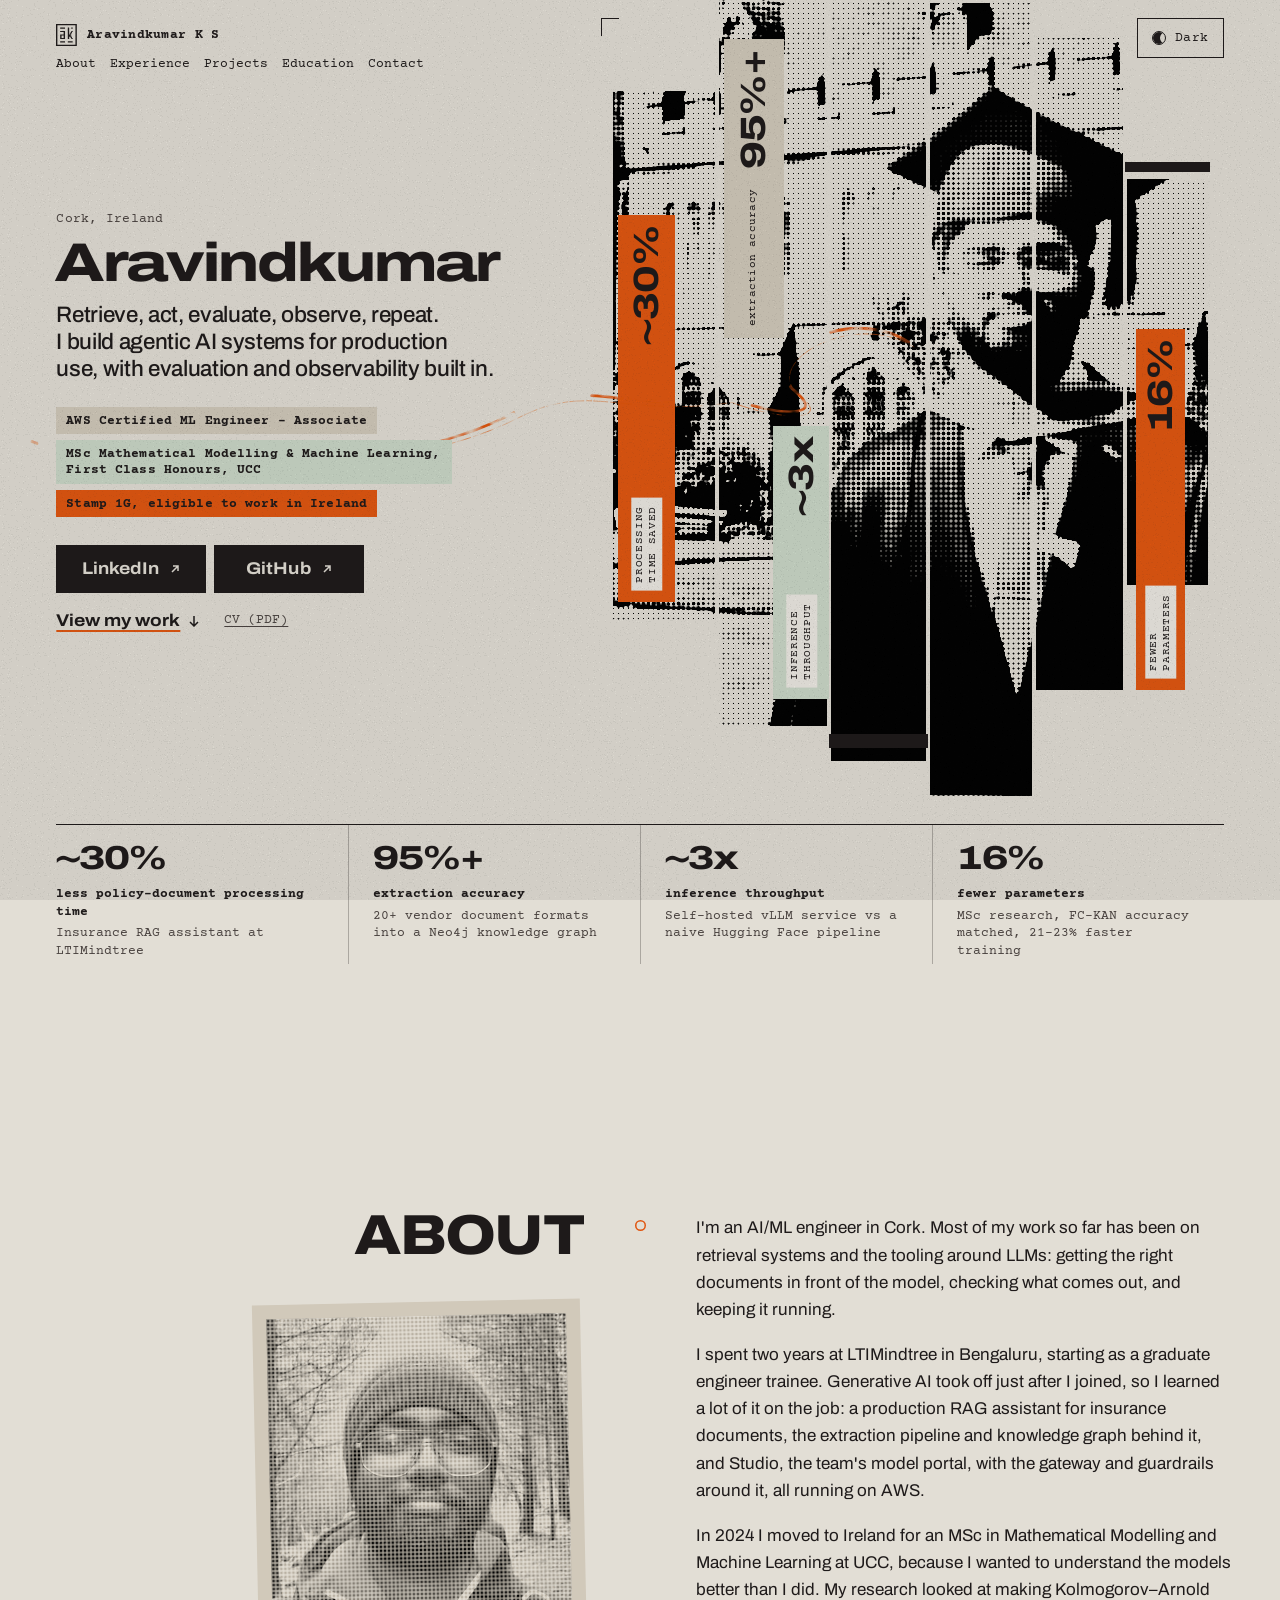
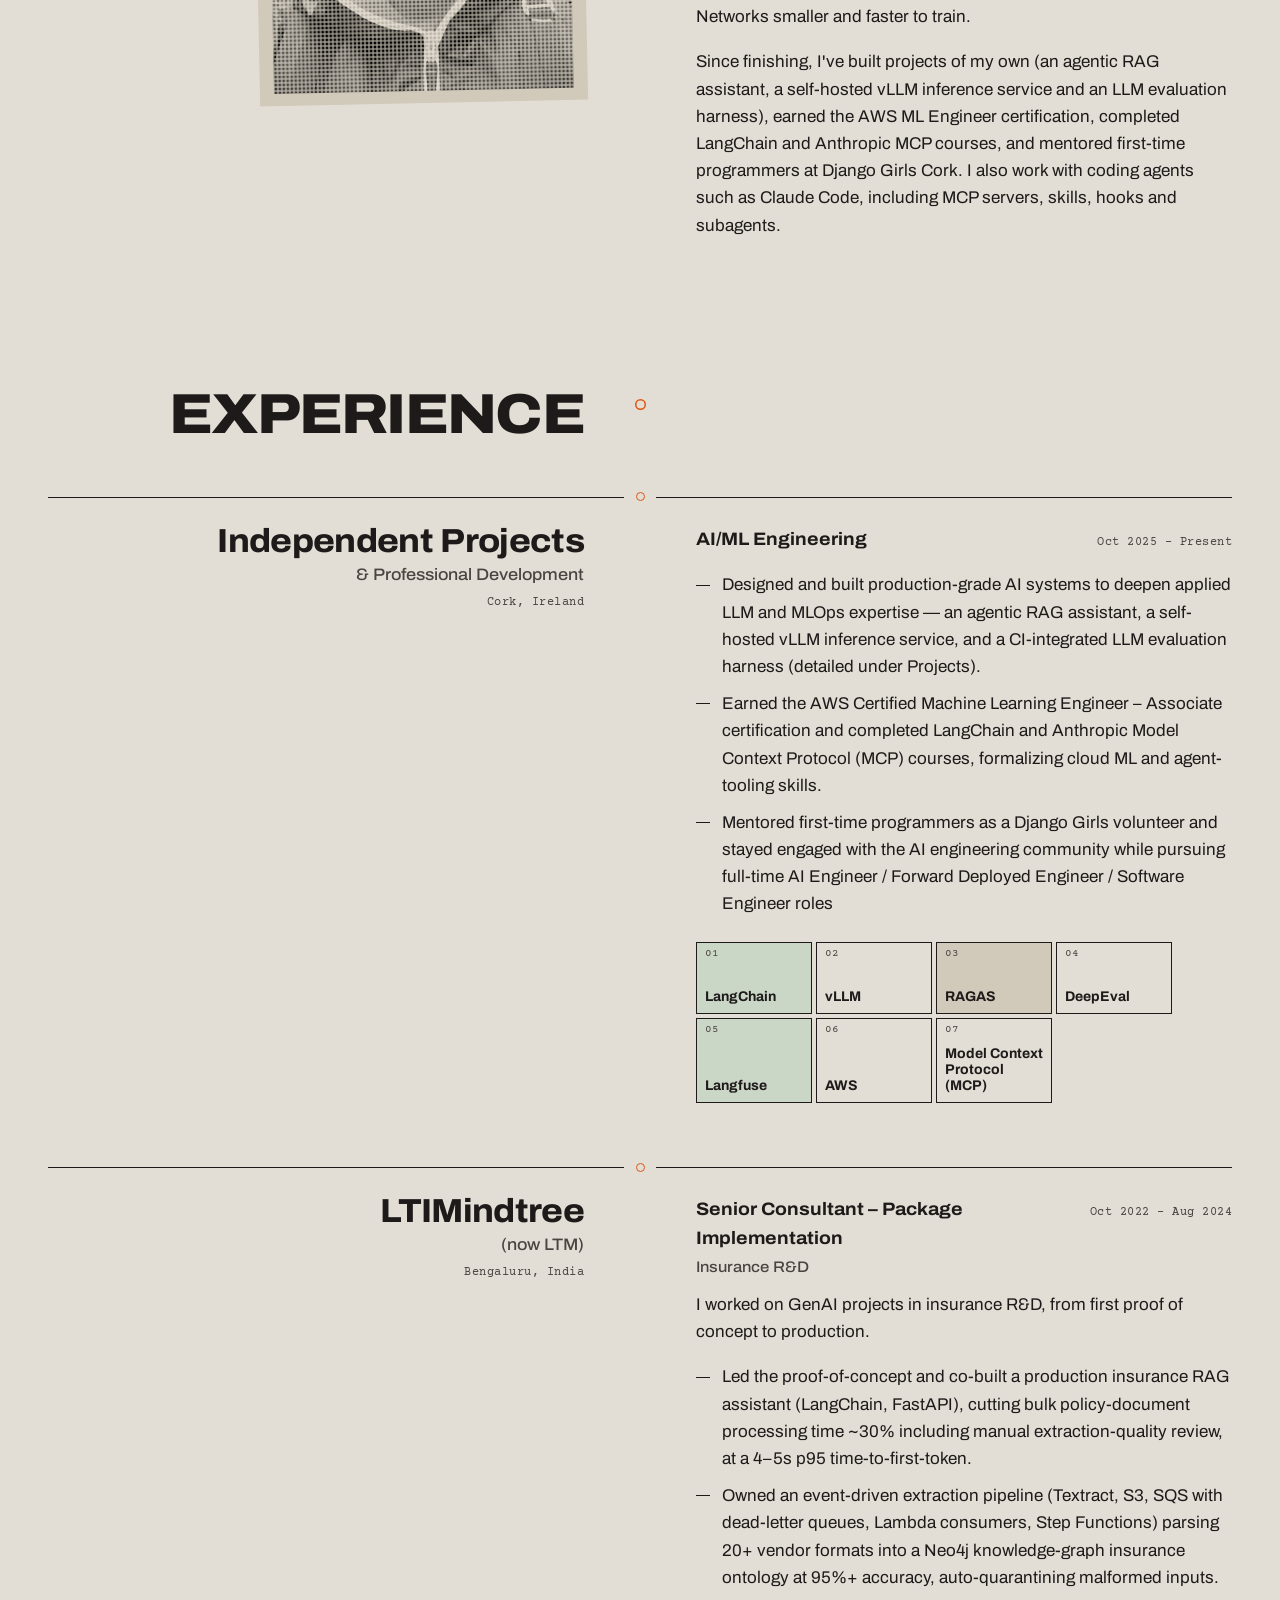
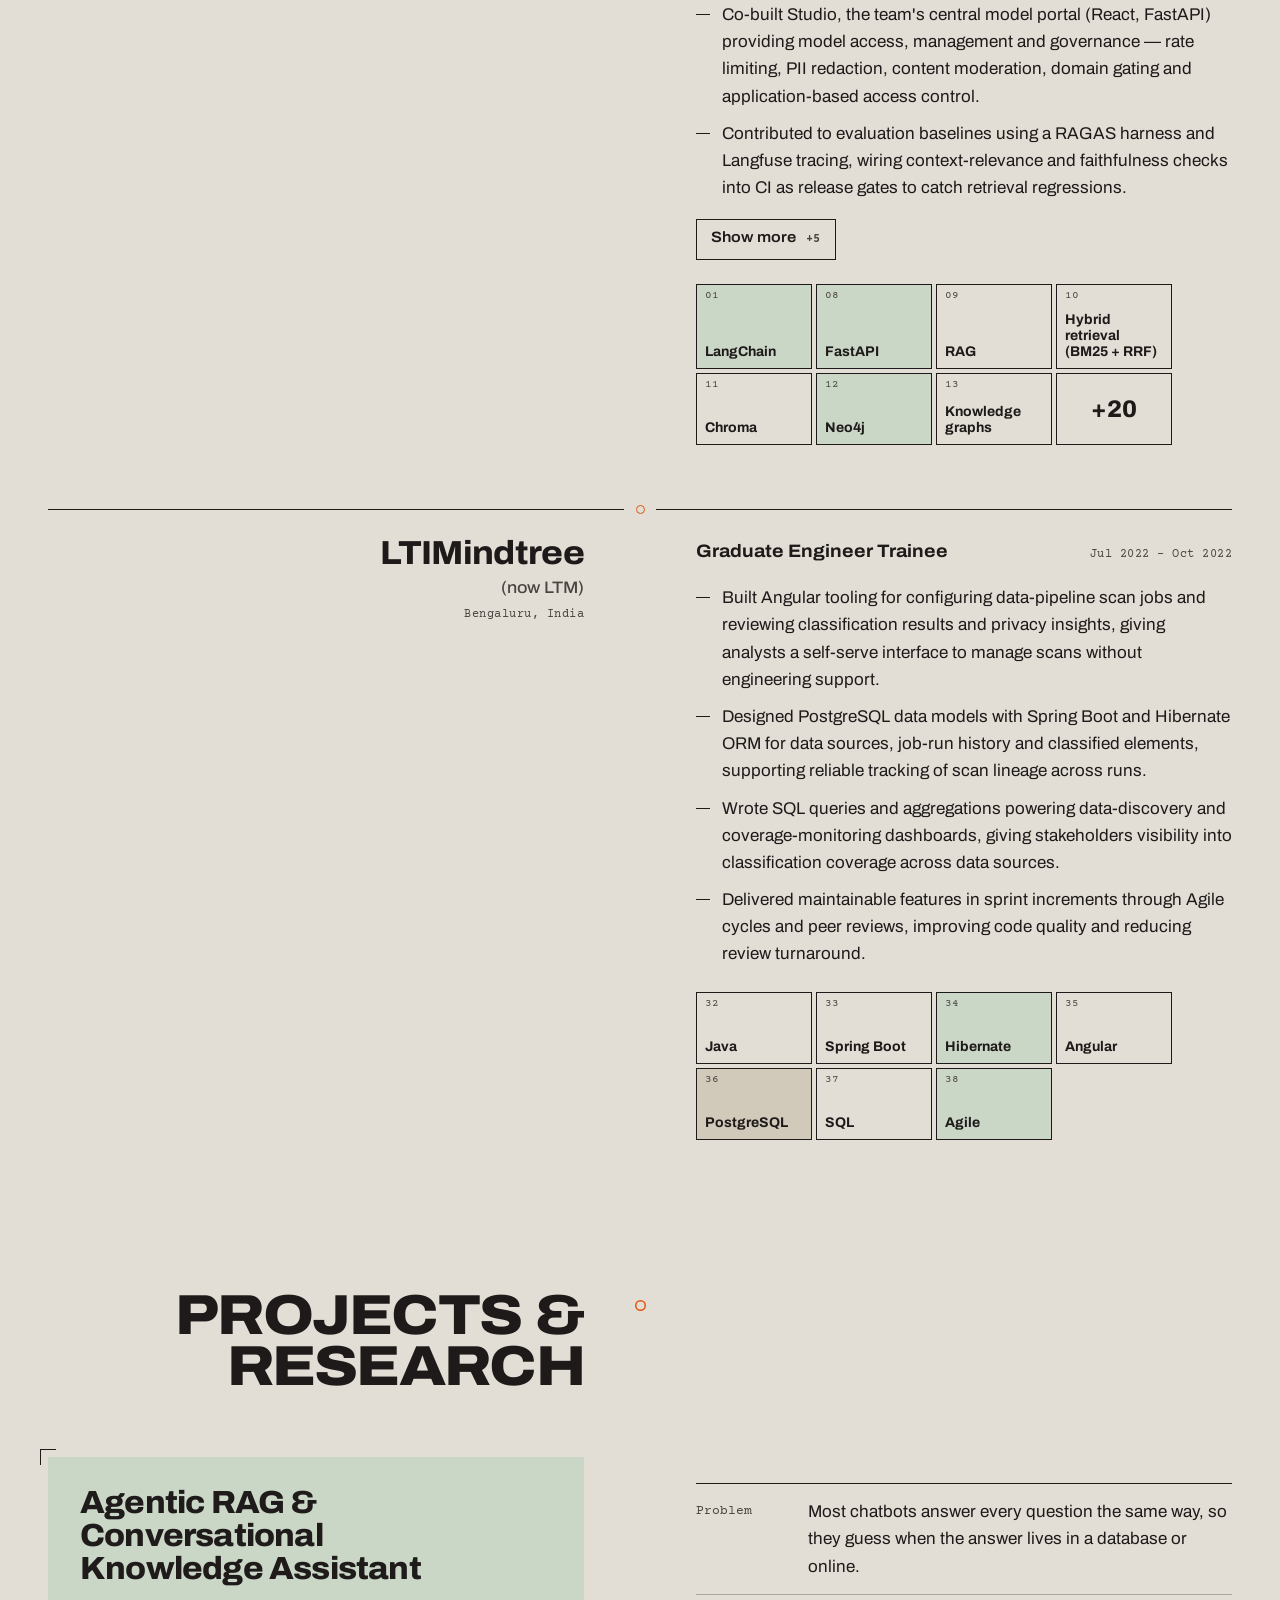
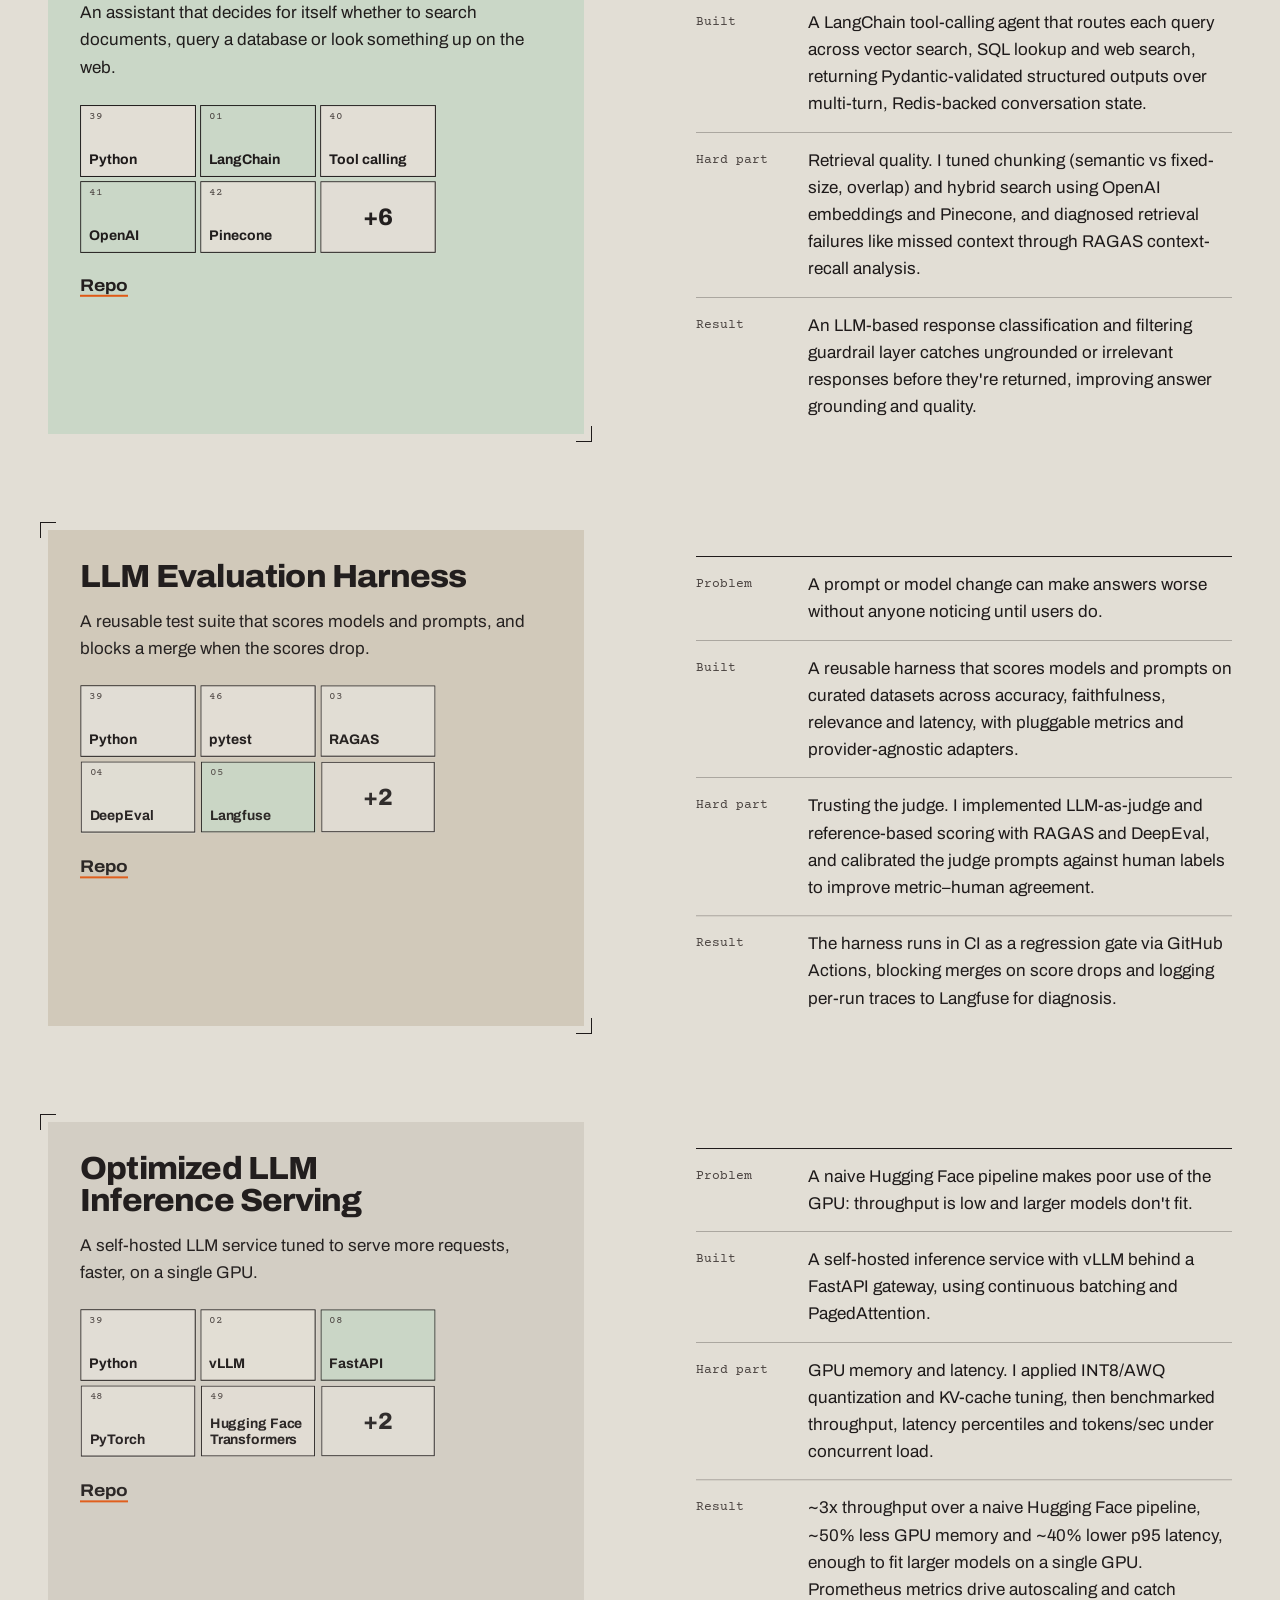
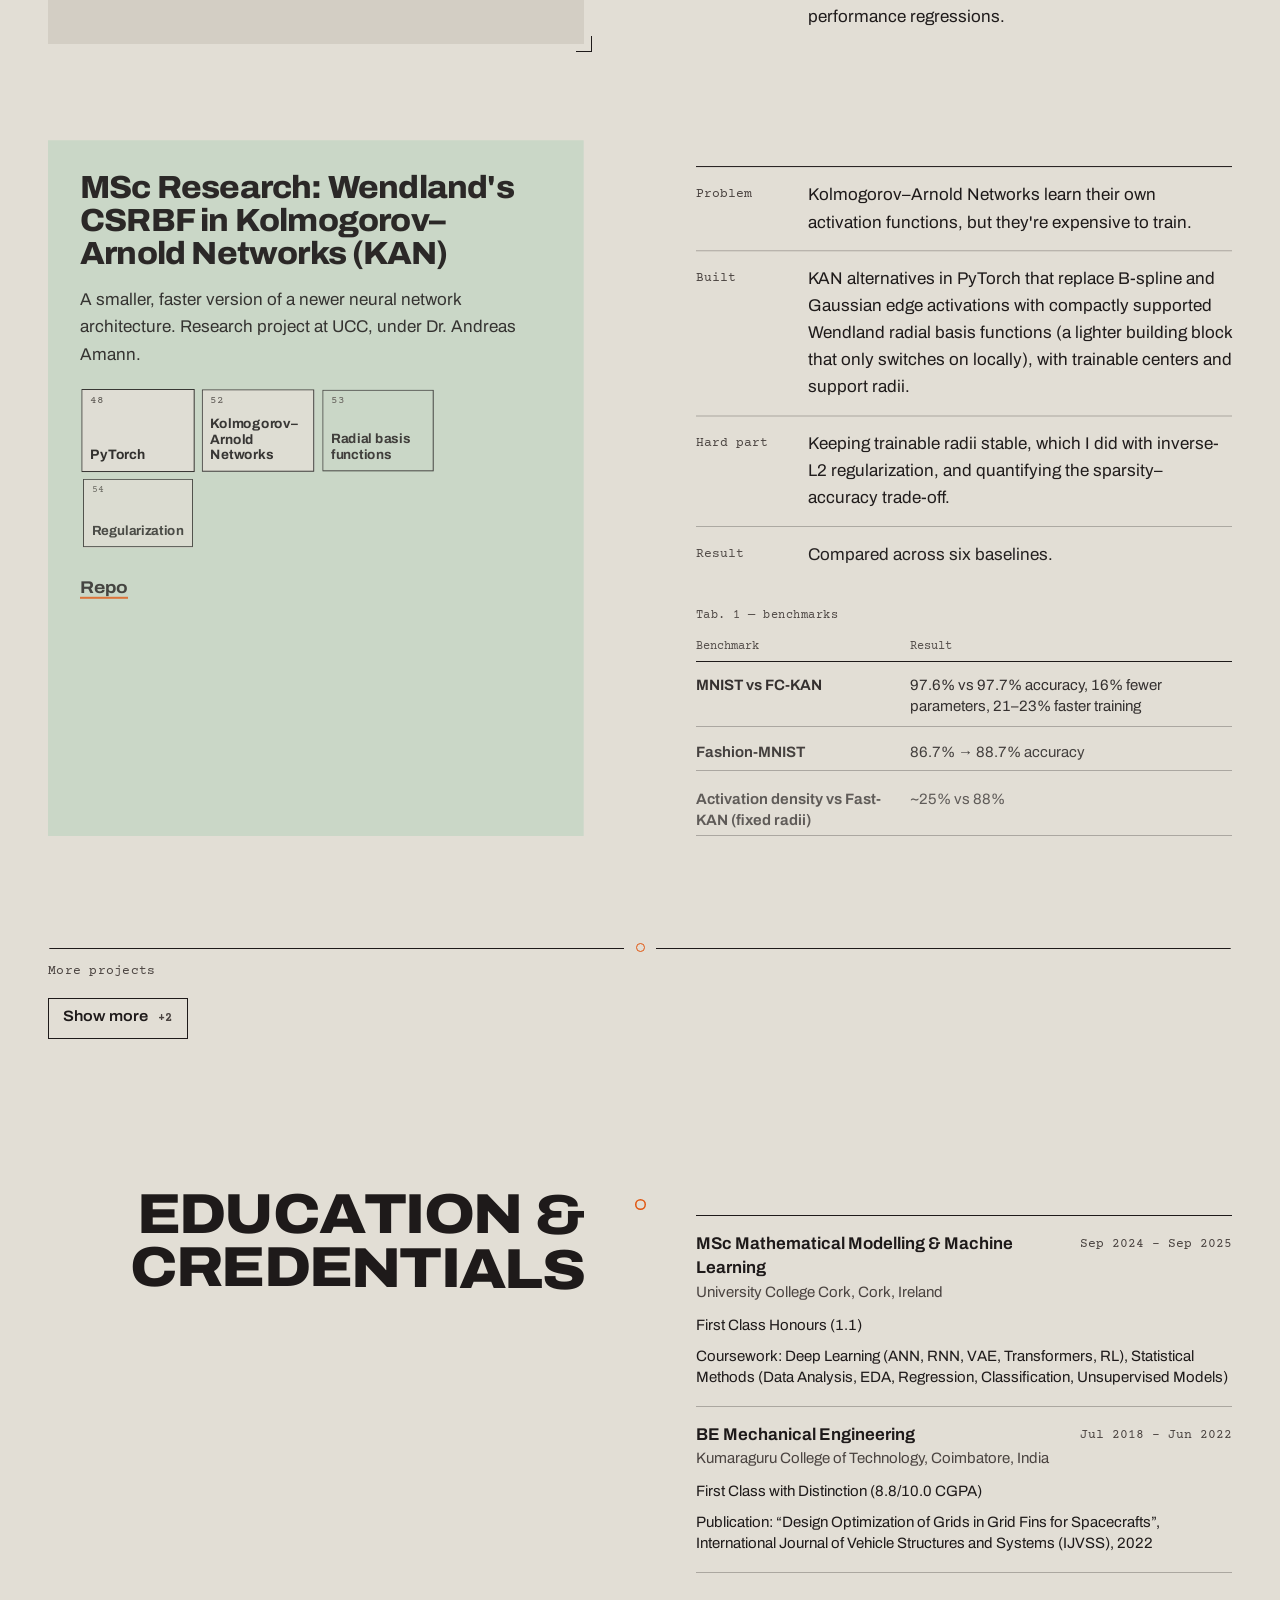
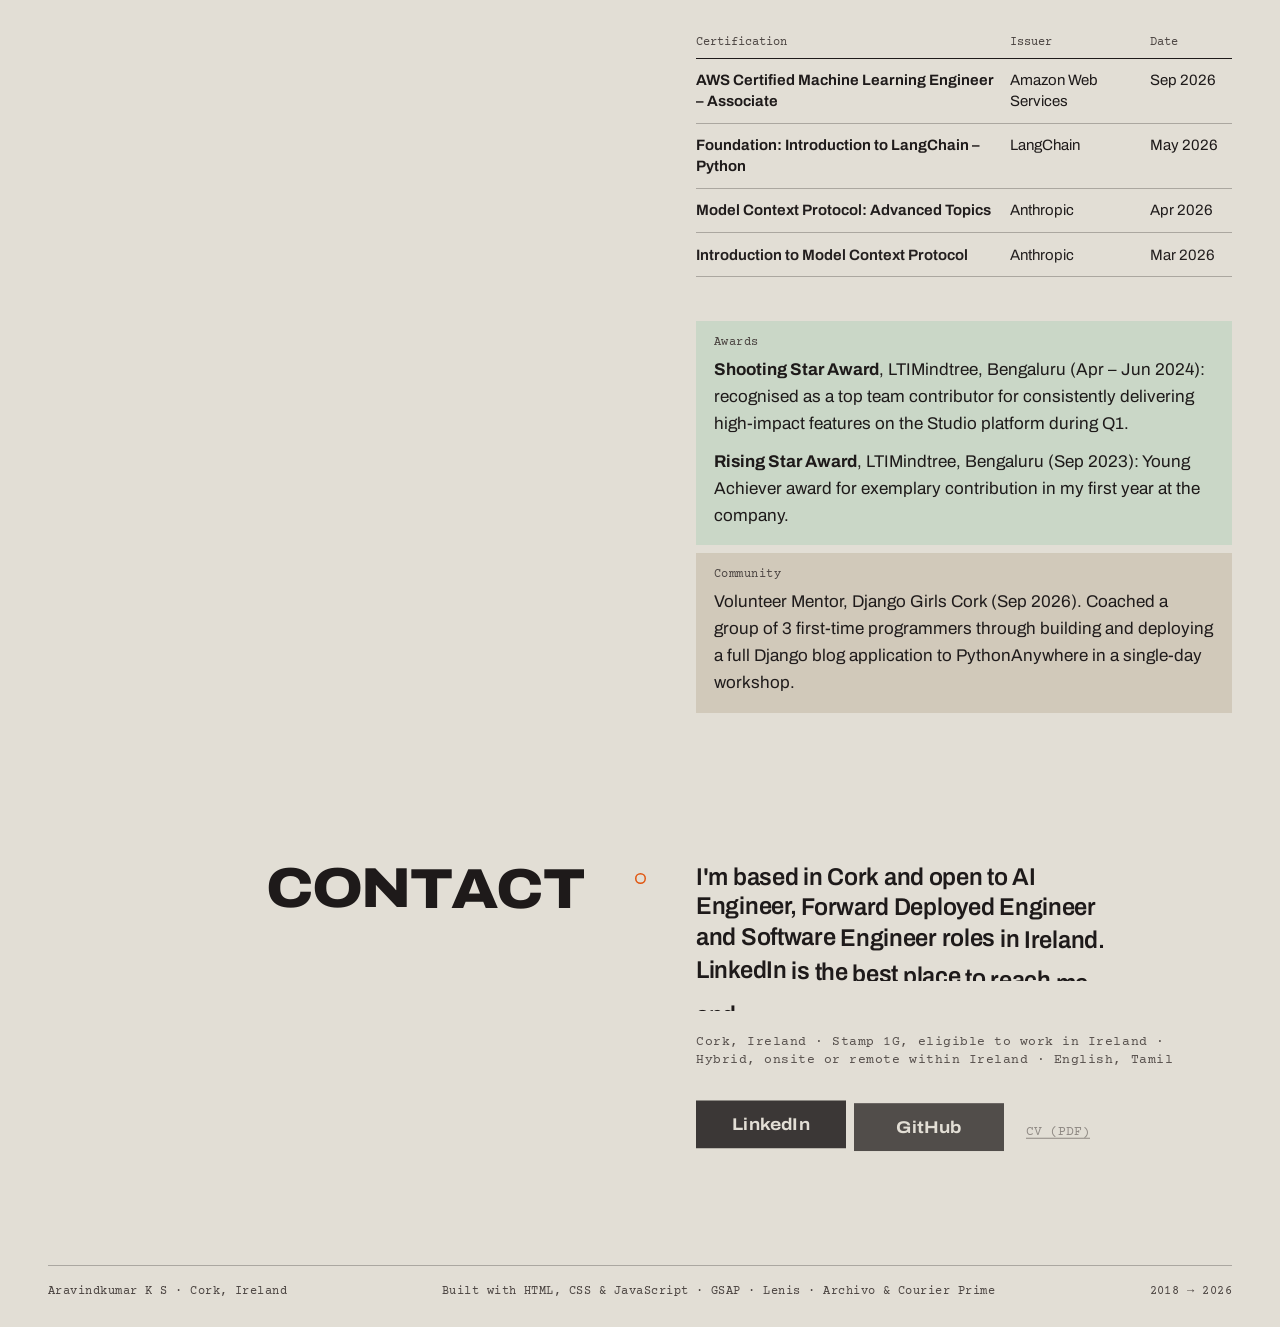
<file: index.html>
<!doctype html>
<html lang="en-IE">
<head>
<meta charset="utf-8">
<meta name="viewport" content="width=device-width, initial-scale=1">
<title>Aravindkumar K S — AI/ML &amp; Software Engineer, Cork</title>
<meta name="description" content="AI/ML &amp; Software Engineer in Cork. Two years building production RAG and LLM systems on AWS at LTIMindtree, then an MSc in Mathematical Modelling and Machine Learning at UCC.">
<meta name="color-scheme" content="light dark">
<meta name="theme-color" content="#E2DED5">
<link rel="canonical" href="https://akornero.github.io/">
<link rel="icon" href="favicon.ico" sizes="48x48">
<link rel="icon" href="favicon.svg" type="image/svg+xml">
<link rel="apple-touch-icon" href="apple-touch-icon.png">
<meta property="og:type" content="profile">
<meta property="og:site_name" content="Aravindkumar K S">
<meta property="og:locale" content="en_IE">
<meta property="og:url" content="https://akornero.github.io/">
<meta property="og:title" content="Aravindkumar K S — AI/ML &amp; Software Engineer, Cork">
<meta property="og:description" content="AI engineer. Retrieval, LLM tooling, and the evaluation that keeps them honest. Stamp 1G, eligible to work in Ireland.">
<meta property="og:image" content="https://akornero.github.io/images/og.jpg">
<meta property="og:image:width" content="1200">
<meta property="og:image:height" content="630">
<meta property="og:image:alt" content="Aravind's portfolio: a halftone portrait cut into strips beside the headline and links">
<meta property="profile:first_name" content="Aravindkumar">
<meta property="profile:last_name" content="K S">
<meta name="twitter:card" content="summary_large_image">
<script type="application/ld+json">
{
  "@context": "https://schema.org",
  "@type": "ProfilePage",
  "url": "https://akornero.github.io/",
  "dateModified": "2026-11-07",
  "mainEntity": {
    "@type": "Person",
    "@id": "https://akornero.github.io/#person",
    "name": "Aravindkumar K S",
    "alternateName": "Aravind",
    "jobTitle": "AI/ML & Software Engineer",
    "description": "AI/ML and software engineer in Cork, Ireland. Two years building production RAG and LLM systems on AWS at LTIMindtree, then an MSc in Mathematical Modelling and Machine Learning (First Class Honours) at University College Cork.",
    "url": "https://akornero.github.io/",
    "image": "https://akornero.github.io/images/aravind.jpg",
    "address": { "@type": "PostalAddress", "addressLocality": "Cork", "addressCountry": "IE" },
    "alumniOf": [
      { "@type": "CollegeOrUniversity", "name": "University College Cork" },
      { "@type": "CollegeOrUniversity", "name": "Kumaraguru College of Technology" }
    ],
    "hasCredential": {
      "@type": "EducationalOccupationalCredential",
      "name": "AWS Certified Machine Learning Engineer – Associate",
      "credentialCategory": "certification",
      "recognizedBy": { "@type": "Organization", "name": "Amazon Web Services" }
    },
    "knowsAbout": ["Retrieval-augmented generation (RAG)", "LLM evaluation", "LLM inference serving", "Knowledge graphs", "AWS", "LangChain", "vLLM", "RAGAS", "Model Context Protocol (MCP)", "Kolmogorov–Arnold Networks"],
    "knowsLanguage": ["English", "Tamil"],
    "sameAs": ["https://linkedin.com/in/aravindkumar-ks/", "https://github.com/AkorNero"]
  }
}
</script>
<script>
(function () {
  var d = document.documentElement;
  d.classList.add('js');
  var s = null;
  try { s = localStorage.getItem('theme'); } catch (e) {}
  if (s !== 'light' && s !== 'dark') s = matchMedia('(prefers-color-scheme: dark)').matches ? 'dark' : 'light';
  d.setAttribute('data-theme', s);
  // The loader covers the first paint until script.js counts the page in; never longer than 8s.
  d.classList.add('loading');
  setTimeout(function () { d.classList.remove('loading'); }, 8000);
  // Hide the headline until motion.js reveals it; never for longer than 3s.
  if (!matchMedia('(prefers-reduced-motion: reduce)').matches) {
    d.classList.add('motion-pending');
    setTimeout(function () { d.classList.remove('motion-pending'); }, 3000);
  }
})();
</script>
<link rel="preload" href="fonts/archivo-latin.woff2" as="font" type="font/woff2" crossorigin>
<link rel="preload" href="fonts/courier-prime-700-latin.woff2" as="font" type="font/woff2" crossorigin>
<link rel="preload" href="fonts/courier-prime-400-latin.woff2" as="font" type="font/woff2" crossorigin>
<link rel="stylesheet" href="style.css">
</head>
<body>
<a class="skip" href="#top">Skip to content</a>
<div class="grain" aria-hidden="true"></div>
<div class="loader" aria-hidden="true">
<pre class="ld-art"><span class="ld-row">##############################</span>
<span class="ld-row">##                          ##</span>
<span class="ld-row">##                          ##</span>
<span class="ld-row">##    #######    ##   ##    ##</span>
<span class="ld-row">##               ##         ##</span>
<span class="ld-row">##               ##         ##</span>
<span class="ld-row">##    #######    ##   ##    ##</span>
<span class="ld-row">##         ##    ##  ##     ##</span>
<span class="ld-row">##         ##    ## ##      ##</span>
<span class="ld-row">##    #######    ####       ##</span>
<span class="ld-row">##    ##   ##    #####      ##</span>
<span class="ld-row">##    ##   ##    ##  ##     ##</span>
<span class="ld-row">##    #######    ##   ##    ##</span>
<span class="ld-row">##                          ##</span>
<span class="ld-row">##                          ##</span>
<span class="ld-row">##    #######    #######    ##</span>
<span class="ld-row">##                          ##</span>
<span class="ld-row">##                          ##</span>
<span class="ld-row">##############################</span></pre>
  <p class="ld-who">Aravindkumar K S<br>Portfolio · Cork</p>
  <p class="ld-n"><span class="ld-num">0</span>%</p>
  <div class="ld-bar"><span></span></div>
</div>

<svg class="defs" aria-hidden="true" focusable="false" width="0" height="0">
  <filter id="pencil" x="-5%" y="-5%" width="110%" height="110%">
    <feTurbulence type="fractalNoise" baseFrequency="0.9" numOctaves="2" seed="7" result="n"/>
    <feColorMatrix in="n" type="matrix" values="0 0 0 0 0  0 0 0 0 0  0 0 0 0 0  0 0 0 -2.4 1.75" result="m"/>
    <feComposite in="SourceGraphic" in2="m" operator="in"/>
  </filter>
</svg>

<header class="masthead">
  <a class="mark" href="#top"><svg class="mono-mark" viewBox="0 0 90 95" aria-hidden="true" focusable="false"><path d="M0 0h90v5h-90zM0 5h6v5h-6zM84 5h6v5h-6zM0 10h6v5h-6zM84 10h6v5h-6zM0 15h6v5h-6zM18 15h21v5h-21zM51 15h6v5h-6zM66 15h6v5h-6zM84 15h6v5h-6zM0 20h6v5h-6zM51 20h6v5h-6zM84 20h6v5h-6zM0 25h6v5h-6zM51 25h6v5h-6zM84 25h6v5h-6zM0 30h6v5h-6zM18 30h21v5h-21zM51 30h6v5h-6zM66 30h6v5h-6zM84 30h6v5h-6zM0 35h6v5h-6zM33 35h6v5h-6zM51 35h6v5h-6zM63 35h6v5h-6zM84 35h6v5h-6zM0 40h6v5h-6zM33 40h6v5h-6zM51 40h6v5h-6zM60 40h6v5h-6zM84 40h6v5h-6zM0 45h6v5h-6zM18 45h21v5h-21zM51 45h12v5h-12zM84 45h6v5h-6zM0 50h6v5h-6zM18 50h6v5h-6zM33 50h6v5h-6zM51 50h15v5h-15zM84 50h6v5h-6zM0 55h6v5h-6zM18 55h6v5h-6zM33 55h6v5h-6zM51 55h6v5h-6zM63 55h6v5h-6zM84 55h6v5h-6zM0 60h6v5h-6zM18 60h21v5h-21zM51 60h6v5h-6zM66 60h6v5h-6zM84 60h6v5h-6zM0 65h6v5h-6zM84 65h6v5h-6zM0 70h6v5h-6zM84 70h6v5h-6zM0 75h6v5h-6zM18 75h21v5h-21zM51 75h21v5h-21zM84 75h6v5h-6zM0 80h6v5h-6zM84 80h6v5h-6zM0 85h6v5h-6zM84 85h6v5h-6zM0 90h90v5h-90z"/></svg><span>Aravindkumar K S</span></a>
  <nav aria-label="Sections">
    <a href="#about">About</a>
    <a href="#experience">Experience</a>
    <a href="#projects">Projects</a>
    <a href="#education">Education</a>
    <a href="#contact">Contact</a>
  </nav>
</header>
<button class="theme-toggle" type="button" aria-pressed="false" aria-label="Dark mode"><span class="tt-icon" aria-hidden="true"></span><span class="tt-text" aria-hidden="true">Dark</span></button>

<main id="top">

<section class="sp-hero" aria-labelledby="hero-name">

  <!-- Pl. I — portrait cut into vertical specimen strips. Every .cut is a clipped copy of the same photo. -->
  <div class="sp-plate" id="plate">
    <div class="sp-cut" style="--x:5%;  --w:15%; --t:20%; --b:20%; --dy:0%;  --rise:-14%"><div class="sp-ht"><picture><source type="image/avif" srcset="images/aravind-600.avif 600w, images/aravind-900.avif 900w, images/aravind-1200.avif 1200w" sizes="(max-width: 820px) 74vw, min(55vw, 1060px)"><source type="image/webp" srcset="images/aravind-600.webp 600w, images/aravind-900.webp 900w, images/aravind-1200.webp 1200w" sizes="(max-width: 820px) 74vw, min(55vw, 1060px)"><img fetchpriority="high" src="images/aravind.jpg" width="1200" height="1500" alt="" onload="this.closest('.sp-plate').classList.add('has-photo')" onerror="this.closest('.sp-plate').classList.add('no-photo')"></picture></div></div>
    <div class="sp-cut" style="--x:20%; --w:16%; --t:6%;  --b:8%;  --dy:0%; --rise:10%"><div class="sp-ht"><picture><source type="image/avif" srcset="images/aravind-600.avif 600w, images/aravind-900.avif 900w, images/aravind-1200.avif 1200w" sizes="(max-width: 820px) 74vw, min(55vw, 1060px)"><source type="image/webp" srcset="images/aravind-600.webp 600w, images/aravind-900.webp 900w, images/aravind-1200.webp 1200w" sizes="(max-width: 820px) 74vw, min(55vw, 1060px)"><img src="images/aravind.jpg" width="1200" height="1500" alt=""></picture></div></div>
    <div class="sp-cut" style="--x:36%; --w:14%; --t:0%;  --b:4%;  --dy:0%;    --rise:-20%"><div class="sp-ht"><picture><source type="image/avif" srcset="images/aravind-600.avif 600w, images/aravind-900.avif 900w, images/aravind-1200.avif 1200w" sizes="(max-width: 820px) 74vw, min(55vw, 1060px)"><source type="image/webp" srcset="images/aravind-600.webp 600w, images/aravind-900.webp 900w, images/aravind-1200.webp 1200w" sizes="(max-width: 820px) 74vw, min(55vw, 1060px)"><img src="images/aravind.jpg" width="1200" height="1500" alt="Portrait of Aravindkumar K S"></picture></div></div>
    <div class="sp-cut" style="--x:50%; --w:15%; --t:10%; --b:0%;  --dy:0%; --rise:16%"><div class="sp-ht"><picture><source type="image/avif" srcset="images/aravind-600.avif 600w, images/aravind-900.avif 900w, images/aravind-1200.avif 1200w" sizes="(max-width: 820px) 74vw, min(55vw, 1060px)"><source type="image/webp" srcset="images/aravind-600.webp 600w, images/aravind-900.webp 900w, images/aravind-1200.webp 1200w" sizes="(max-width: 820px) 74vw, min(55vw, 1060px)"><img src="images/aravind.jpg" width="1200" height="1500" alt=""></picture></div></div>
    <div class="sp-cut" style="--x:65%; --w:13%; --t:14%; --b:12%; --dy:0%;    --rise:-12%"><div class="sp-ht"><picture><source type="image/avif" srcset="images/aravind-600.avif 600w, images/aravind-900.avif 900w, images/aravind-1200.avif 1200w" sizes="(max-width: 820px) 74vw, min(55vw, 1060px)"><source type="image/webp" srcset="images/aravind-600.webp 600w, images/aravind-900.webp 900w, images/aravind-1200.webp 1200w" sizes="(max-width: 820px) 74vw, min(55vw, 1060px)"><img src="images/aravind.jpg" width="1200" height="1500" alt=""></picture></div></div>
    <div class="sp-cut" style="--x:78%; --w:12%; --t:30%; --b:24%; --dy:0%;    --rise:22%"><div class="sp-ht"><picture><source type="image/avif" srcset="images/aravind-600.avif 600w, images/aravind-900.avif 900w, images/aravind-1200.avif 1200w" sizes="(max-width: 820px) 74vw, min(55vw, 1060px)"><source type="image/webp" srcset="images/aravind-600.webp 600w, images/aravind-900.webp 900w, images/aravind-1200.webp 1200w" sizes="(max-width: 820px) 74vw, min(55vw, 1060px)"><img src="images/aravind.jpg" width="1200" height="1500" alt=""></picture></div></div>

    <!-- interleaved paper strips with readouts (numbers from the copy only) -->
    <div aria-hidden="true" class="sp-strip accent" style="--x:6%; --w:8%; --t:34%; --h:44%; --rise:30%">
      <span class="sp-read">~30%</span>
      <span class="sp-tag">processing<br>time saved</span>
    </div>
    <div aria-hidden="true" class="sp-strip kraft" style="--x:21%; --w:8.5%; --t:14%; --h:34%; --rise:-30%">
      <span class="sp-read">95%+</span>
      <span class="sp-tag bare">extraction accuracy</span>
    </div>
    <div aria-hidden="true" class="sp-strip accent" style="--x:79.5%; --w:7%; --t:47%; --h:41%; --rise:26%">
      <span class="sp-read">16%</span>
      <span class="sp-tag">fewer<br>parameters</span>
    </div>
    <div aria-hidden="true" class="sp-strip mint" style="--x:28%; --w:8%; --t:58%; --h:31%; --rise:40%">
      <span class="sp-read">~3x</span>
      <span class="sp-tag">inference<br>throughput</span>
    </div>
    <div aria-hidden="true" class="sp-strip ink"  style="--x:36%; --w:14%; --t:93%; --h:1.6%; --rise:0%"></div>
    <div aria-hidden="true" class="sp-strip ink"  style="--x:78%; --w:12%; --t:28%; --h:1.2%; --rise:0%"></div>
    <div aria-hidden="true" class="sp-strip paper" style="--x:72%; --w:6%; --t:4%; --h:5%; --rise:-40%"></div>

    <span class="sp-crop tl" aria-hidden="true"></span>
  </div>

  <svg class="sp-pencil" viewBox="0 0 100 100" preserveAspectRatio="none" aria-hidden="true" focusable="false">
    <g filter="url(#pencil)">
      <path class="sp-pencil-main" pathLength="1" d="M71 43 C 66 38, 59 45, 62 49 C 65 53, 60 52, 57 50 C 48 52, 46 47, 40 52 C 33 58, 20 60, 9 57.5 C 6 57, 4 56.5, 2.5 55.5"/>
      <path class="sp-pencil-ghost" d="M71.4 43.6 C 66.4 38.8, 59.4 45.8, 62.4 49.6 C 65.4 53.4, 60.4 52.6, 57.2 50.6 C 48.4 52.6, 46.2 47.8, 40.4 52.6 C 33.4 58.4, 20.2 60.4, 9.4 58"/>
    </g>
  </svg>

  <div class="sp-copy">
    <p class="sp-where">Cork, Ireland</p>
    <!-- the page heading is the full name; "Aravind" is what shows -->
    <h1 class="sp-name" id="hero-name" aria-label="Aravindkumar K S">Aravindkumar<span class="vh"> K S</span></h1>
    <p class="sp-lede" id="hero-title">Retrieve, act, evaluate, observe, repeat. I&nbsp;build agentic AI systems for production use, with evaluation and observability built in.</p>
    <ul class="sp-badges" aria-label="Credentials">
      <li class="b-kraft">AWS Certified ML Engineer – Associate</li>
      <li class="b-mint">MSc Mathematical Modelling &amp; Machine Learning, First Class Honours, UCC</li>
      <li class="b-rights">Stamp 1G, eligible to work in Ireland</li>
    </ul>
    <div class="sp-links">
      <div class="cta">
        <a class="btn btn--li" href="https://linkedin.com/in/aravindkumar-ks/" target="_blank" rel="noopener">LinkedIn<svg viewBox="0 0 12 12" aria-hidden="true"><path d="M3 9 9 3M4 3h5v5"/></svg></a>
        <a class="btn btn--gh" href="https://github.com/AkorNero" target="_blank" rel="noopener">GitHub<svg viewBox="0 0 12 12" aria-hidden="true"><path d="M3 9 9 3M4 3h5v5"/></svg></a>
      </div>
      <a class="view" href="#projects">View my work<svg viewBox="0 0 12 12" aria-hidden="true"><path d="M6 1v10M2 7l4 4 4-4"/></svg></a>
      <a class="cv" href="aravindkumar-ks-cv.pdf">CV (PDF)</a>
    </div>
  </div>

</section>

<section class="sp-numbers" aria-label="A few numbers from the work">
  <dl>
    <div><dt>~30%</dt><dd>less policy-document processing time<span>Insurance RAG assistant at LTIMindtree</span></dd></div>
    <div><dt>95%+</dt><dd>extraction accuracy<span>20+ vendor document formats into a Neo4j knowledge graph</span></dd></div>
    <div><dt>~3x</dt><dd>inference throughput<span>Self-hosted vLLM service vs a naive Hugging Face pipeline</span></dd></div>
    <div><dt>16%</dt><dd>fewer parameters<span>MSc research, FC-KAN accuracy matched, 21–23% faster training</span></dd></div>
  </dl>
</section>

<div class="page axis">
  <div class="spine" aria-hidden="true"></div>

    <section id="about" class="sec" aria-labelledby="about-h">
      <span class="node" aria-hidden="true"></span>
      <div class="side">
        <h2 id="about-h">About</h2>
        <figure class="print">
          <div class="photo">
            <picture><source type="image/avif" srcset="images/aravind-casual-400.avif 400w, images/aravind-casual-600.avif 600w, images/aravind-casual-900.avif 900w" sizes="(max-width: 375px) calc(100vw - 49px), 343px"><source type="image/webp" srcset="images/aravind-casual-400.webp 400w, images/aravind-casual-600.webp 600w, images/aravind-casual-900.webp 900w" sizes="(max-width: 375px) calc(100vw - 49px), 343px"><img src="images/aravind-casual.jpg" width="900" height="1125" alt="Portrait of Aravindkumar K S" loading="lazy" onerror="this.closest('.photo').classList.add('missing');this.remove()"></picture>
          </div>
        </figure>
      </div>
      <div class="body prose">
        <p>I'm an AI/ML engineer in Cork. Most of my work so far has been on retrieval systems and the tooling around LLMs: getting the right documents in front of the model, checking what comes out, and keeping it running.</p>
        <p>I spent two years at LTIMindtree in Bengaluru, starting as a graduate engineer trainee. Generative AI took off just after I joined, so I learned a lot of it on the job: a production RAG assistant for insurance documents, the extraction pipeline and knowledge graph behind it, and Studio, the team's model portal, with the gateway and guardrails around it, all running on AWS.</p>
        <p>In 2024 I moved to Ireland for an MSc in Mathematical Modelling and Machine Learning at UCC, because I wanted to understand the models better than I did. My research looked at making Kolmogorov–Arnold Networks smaller and faster to train.</p>
        <p>Since finishing, I've built projects of my own (an agentic RAG assistant, a self-hosted vLLM inference service and an LLM evaluation harness), earned the AWS ML Engineer certification, completed LangChain and Anthropic MCP courses, and mentored first-time programmers at Django Girls Cork. I also work with coding agents such as Claude Code, including MCP servers, skills, hooks and subagents.</p>
      </div>
    </section>

    <section id="experience" class="sec exp" aria-labelledby="exp-h">
      <span class="node" aria-hidden="true"></span>
      <div class="side"><h2 id="exp-h">Experience</h2></div>
      <div class="body"></div>

      <article class="role split">
        <span class="rnode" aria-hidden="true"></span>
        <div class="side">
          <h3 class="co">Independent Projects <span>&amp; Professional Development</span></h3>
          <p class="mono tag">Cork, Ireland</p>
        </div>
        <div class="body">
          <p class="role-h"><span class="r">AI/ML Engineering</span> <span class="mono d">Oct 2025 – Present</span></p>
          <ul class="bul">
            <li>Designed and built production-grade AI systems to deepen applied LLM and MLOps expertise — an agentic RAG assistant, a self-hosted vLLM inference service, and a CI-integrated LLM evaluation harness (detailed under Projects).</li>
            <li>Earned the AWS Certified Machine Learning Engineer – Associate certification and completed LangChain and Anthropic Model Context Protocol (MCP) courses, formalizing cloud ML and agent-tooling skills.</li>
            <li>Mentored first-time programmers as a Django Girls volunteer and stayed engaged with the AI engineering community while pursuing full-time AI Engineer / Forward Deployed Engineer / Software Engineer roles</li>
          </ul>
          <ul class="tiles" aria-label="Tools"><li class="tile m"><span class="z" aria-hidden="true">01</span><span class="n">LangChain</span></li><li class="tile"><span class="z" aria-hidden="true">02</span><span class="n">vLLM</span></li><li class="tile k"><span class="z" aria-hidden="true">03</span><span class="n">RAGAS</span></li><li class="tile"><span class="z" aria-hidden="true">04</span><span class="n">DeepEval</span></li><li class="tile m"><span class="z" aria-hidden="true">05</span><span class="n">Langfuse</span></li><li class="tile"><span class="z" aria-hidden="true">06</span><span class="n">AWS</span></li><li class="tile"><span class="z" aria-hidden="true">07</span><span class="n">Model Context Protocol (MCP)</span></li></ul>
        </div>
      </article>

      <article class="role split">
        <span class="rnode" aria-hidden="true"></span>
        <div class="side">
          <h3 class="co">LTIMindtree <span>(now LTM)</span></h3>
          <p class="mono tag">Bengaluru, India</p>
        </div>
        <div class="body">
          <p class="role-h"><span class="r">Senior Consultant – Package Implementation<span class="r2">Insurance R&amp;D</span></span> <span class="mono d">Oct 2022 – Aug 2024</span></p>
          <p>I worked on GenAI projects in insurance R&amp;D, from first proof of concept to production.</p>
          <ul class="bul">
            <li>Led the proof-of-concept and co-built a production insurance RAG assistant (LangChain, FastAPI), cutting bulk policy-document processing time ~30% including manual extraction-quality review, at a 4–5s p95 time-to-first-token.</li>
            <li>Owned an event-driven extraction pipeline (Textract, S3, SQS with dead-letter queues, Lambda consumers, Step Functions) parsing 20+ vendor formats into a Neo4j knowledge-graph insurance ontology at 95%+ accuracy, auto-quarantining malformed inputs.</li>
            <li>Co-built Studio, the team's central model portal (React, FastAPI) providing model access, management and governance — rate limiting, PII redaction, content moderation, domain gating and application-based access control.</li>
            <li>Contributed to evaluation baselines using a RAGAS harness and Langfuse tracing, wiring context-relevance and faithfulness checks into CI as release gates to catch retrieval regressions.</li>
          </ul>
          <button class="more-btn" type="button" aria-expanded="false" aria-controls="more-1"><span class="lbl">Show more</span> <span class="mono">+5</span></button>
          <ul class="bul more" id="more-1">
            <li>Built ingestion, chunking and embedding pipelines feeding Chroma-based hybrid retrieval (dense vectors + BM25 via Reciprocal Rank Fusion), sustaining bulk re-index throughput through SQS-buffered Lambda workers, with versions tracked in MLflow.</li>
            <li>Independently built a VS Code extension on Studio bringing LLM chat, code generation, review and editing, model switching and history into the IDE for the engineering team.</li>
            <li>Contributed to the LLM inference gateway behind Studio (FastAPI edge, internal gRPC/protobuf), adding a Redis semantic cache that cut redundant LLM calls ~5% and helping enforce GDPR-compliant PII handling.</li>
            <li>Contributed to migrating infrastructure-as-code from CloudFormation to Terraform, building reusable ECS/ECR/Lambda/S3 modules with least-privilege IAM and encryption, and cutting AWS spend ~10% through ECS right-sizing and autoscaling.</li>
            <li>Contributed to containerized blue-green ECS releases via GitHub Actions and CodeBuild, with SonarQube and Trivy security gates enabling low-risk deployments across Dev, Test and Prod.</li>
          </ul>
          <ul class="tiles" aria-label="Tools"><li class="tile m"><span class="z" aria-hidden="true">01</span><span class="n">LangChain</span></li><li class="tile m"><span class="z" aria-hidden="true">08</span><span class="n">FastAPI</span></li><li class="tile"><span class="z" aria-hidden="true">09</span><span class="n">RAG</span></li><li class="tile"><span class="z" aria-hidden="true">10</span><span class="n">Hybrid retrieval (BM25 + RRF)</span></li><li class="tile"><span class="z" aria-hidden="true">11</span><span class="n">Chroma</span></li><li class="tile m"><span class="z" aria-hidden="true">12</span><span class="n">Neo4j</span></li><li class="tile"><span class="z" aria-hidden="true">13</span><span class="n">Knowledge graphs</span></li><li class="tile k"><span class="z" aria-hidden="true">14</span><span class="n">Amazon Textract</span></li><li class="tile"><span class="z" aria-hidden="true">15</span><span class="n">AWS Lambda</span></li><li class="tile m"><span class="z" aria-hidden="true">16</span><span class="n">S3</span></li><li class="tile"><span class="z" aria-hidden="true">17</span><span class="n">SQS</span></li><li class="tile"><span class="z" aria-hidden="true">18</span><span class="n">Step Functions</span></li><li class="tile"><span class="z" aria-hidden="true">19</span><span class="n">ECS</span></li><li class="tile m"><span class="z" aria-hidden="true">20</span><span class="n">ECR</span></li><li class="tile"><span class="z" aria-hidden="true">21</span><span class="n">MLflow</span></li><li class="tile k"><span class="z" aria-hidden="true">03</span><span class="n">RAGAS</span></li><li class="tile m"><span class="z" aria-hidden="true">05</span><span class="n">Langfuse</span></li><li class="tile m"><span class="z" aria-hidden="true">22</span><span class="n">React</span></li><li class="tile"><span class="z" aria-hidden="true">23</span><span class="n">gRPC/protobuf</span></li><li class="tile k"><span class="z" aria-hidden="true">24</span><span class="n">Redis</span></li><li class="tile"><span class="z" aria-hidden="true">25</span><span class="n">PII redaction</span></li><li class="tile m"><span class="z" aria-hidden="true">26</span><span class="n">Terraform</span></li><li class="tile"><span class="z" aria-hidden="true">27</span><span class="n">CloudFormation</span></li><li class="tile"><span class="z" aria-hidden="true">28</span><span class="n">GitHub Actions</span></li><li class="tile"><span class="z" aria-hidden="true">29</span><span class="n">CodeBuild</span></li><li class="tile m"><span class="z" aria-hidden="true">30</span><span class="n">SonarQube</span></li><li class="tile"><span class="z" aria-hidden="true">31</span><span class="n">Trivy</span></li></ul>
        </div>
      </article>

      <article class="role split">
        <span class="rnode" aria-hidden="true"></span>
        <div class="side">
          <h3 class="co">LTIMindtree <span>(now LTM)</span></h3>
          <p class="mono tag">Bengaluru, India</p>
        </div>
        <div class="body">
          <p class="role-h"><span class="r">Graduate Engineer Trainee</span> <span class="mono d">Jul 2022 – Oct 2022</span></p>
          <ul class="bul">
            <li>Built Angular tooling for configuring data-pipeline scan jobs and reviewing classification results and privacy insights, giving analysts a self-serve interface to manage scans without engineering support.</li>
            <li>Designed PostgreSQL data models with Spring Boot and Hibernate ORM for data sources, job-run history and classified elements, supporting reliable tracking of scan lineage across runs.</li>
            <li>Wrote SQL queries and aggregations powering data-discovery and coverage-monitoring dashboards, giving stakeholders visibility into classification coverage across data sources.</li>
            <li>Delivered maintainable features in sprint increments through Agile cycles and peer reviews, improving code quality and reducing review turnaround.</li>
          </ul>
          <ul class="tiles" aria-label="Tools"><li class="tile"><span class="z" aria-hidden="true">32</span><span class="n">Java</span></li><li class="tile"><span class="z" aria-hidden="true">33</span><span class="n">Spring Boot</span></li><li class="tile m"><span class="z" aria-hidden="true">34</span><span class="n">Hibernate</span></li><li class="tile"><span class="z" aria-hidden="true">35</span><span class="n">Angular</span></li><li class="tile k"><span class="z" aria-hidden="true">36</span><span class="n">PostgreSQL</span></li><li class="tile"><span class="z" aria-hidden="true">37</span><span class="n">SQL</span></li><li class="tile m"><span class="z" aria-hidden="true">38</span><span class="n">Agile</span></li></ul>
        </div>
      </article>
    </section>

    <section id="projects" class="sec" aria-labelledby="proj-h">
      <span class="node" aria-hidden="true"></span>
      <div class="side"><h2 id="proj-h">Projects &amp; Research</h2></div>
      <div class="body"></div>

      <article class="case" id="agentic-rag">
        <div class="side strip mint">
          <span class="cm tl"></span><span class="cm br"></span>
          <h3>Agentic RAG &amp; Conversational Knowledge Assistant</h3>
          <p class="card">An assistant that decides for itself whether to search documents, query a database or look something up on the web.</p>
          <ul class="tiles" aria-label="Tools"><li class="tile"><span class="z" aria-hidden="true">39</span><span class="n">Python</span></li><li class="tile m"><span class="z" aria-hidden="true">01</span><span class="n">LangChain</span></li><li class="tile"><span class="z" aria-hidden="true">40</span><span class="n">Tool calling</span></li><li class="tile m"><span class="z" aria-hidden="true">41</span><span class="n">OpenAI</span></li><li class="tile"><span class="z" aria-hidden="true">42</span><span class="n">Pinecone</span></li><li class="tile"><span class="z" aria-hidden="true">43</span><span class="n">Hybrid search</span></li><li class="tile k"><span class="z" aria-hidden="true">24</span><span class="n">Redis</span></li><li class="tile m"><span class="z" aria-hidden="true">44</span><span class="n">Pydantic</span></li><li class="tile m"><span class="z" aria-hidden="true">08</span><span class="n">FastAPI</span></li><li class="tile k"><span class="z" aria-hidden="true">45</span><span class="n">Gradio</span></li><li class="tile k"><span class="z" aria-hidden="true">03</span><span class="n">RAGAS</span></li></ul>
          <p class="repo"><a href="#contact-github" aria-label="Repo (GitHub, in Contact)">Repo</a></p>
        </div>
        <dl class="body steps">
          <div><dt>Problem</dt><dd>Most chatbots answer every question the same way, so they guess when the answer lives in a database or online.</dd></div>
          <div><dt>Built</dt><dd>A LangChain tool-calling agent that routes each query across vector search, SQL lookup and web search, returning Pydantic-validated structured outputs over multi-turn, Redis-backed conversation state.</dd></div>
          <div><dt>Hard part</dt><dd>Retrieval quality. I tuned chunking (semantic vs fixed-size, overlap) and hybrid search using OpenAI embeddings and Pinecone, and diagnosed retrieval failures like missed context through RAGAS context-recall analysis.</dd></div>
          <div><dt>Result</dt><dd>An LLM-based response classification and filtering guardrail layer catches ungrounded or irrelevant responses before they're returned, improving answer grounding and quality.</dd></div>
        </dl>
      </article>

      <article class="case" id="llm-evaluation-harness">
        <div class="side strip kraft">
          <span class="cm tl"></span><span class="cm br"></span>
          <h3>LLM Evaluation Harness</h3>
          <p class="card">A reusable test suite that scores models and prompts, and blocks a merge when the scores drop.</p>
          <ul class="tiles" aria-label="Tools"><li class="tile"><span class="z" aria-hidden="true">39</span><span class="n">Python</span></li><li class="tile"><span class="z" aria-hidden="true">46</span><span class="n">pytest</span></li><li class="tile k"><span class="z" aria-hidden="true">03</span><span class="n">RAGAS</span></li><li class="tile"><span class="z" aria-hidden="true">04</span><span class="n">DeepEval</span></li><li class="tile m"><span class="z" aria-hidden="true">05</span><span class="n">Langfuse</span></li><li class="tile"><span class="z" aria-hidden="true">47</span><span class="n">OpenAI/Anthropic APIs</span></li><li class="tile"><span class="z" aria-hidden="true">28</span><span class="n">GitHub Actions</span></li></ul>
          <p class="repo"><a href="#contact-github" aria-label="Repo (GitHub, in Contact)">Repo</a></p>
        </div>
        <dl class="body steps">
          <div><dt>Problem</dt><dd>A prompt or model change can make answers worse without anyone noticing until users do.</dd></div>
          <div><dt>Built</dt><dd>A reusable harness that scores models and prompts on curated datasets across accuracy, faithfulness, relevance and latency, with pluggable metrics and provider-agnostic adapters.</dd></div>
          <div><dt>Hard part</dt><dd>Trusting the judge. I implemented LLM-as-judge and reference-based scoring with RAGAS and DeepEval, and calibrated the judge prompts against human labels to improve metric–human agreement.</dd></div>
          <div><dt>Result</dt><dd>The harness runs in CI as a regression gate via GitHub Actions, blocking merges on score drops and logging per-run traces to Langfuse for diagnosis.</dd></div>
        </dl>
      </article>

      <article class="case" id="llm-inference-serving">
        <div class="side strip paper">
          <span class="cm tl"></span><span class="cm br"></span>
          <h3>Optimized LLM Inference Serving</h3>
          <p class="card">A self-hosted LLM service tuned to serve more requests, faster, on a single GPU.</p>
          <ul class="tiles" aria-label="Tools"><li class="tile"><span class="z" aria-hidden="true">39</span><span class="n">Python</span></li><li class="tile"><span class="z" aria-hidden="true">02</span><span class="n">vLLM</span></li><li class="tile m"><span class="z" aria-hidden="true">08</span><span class="n">FastAPI</span></li><li class="tile k"><span class="z" aria-hidden="true">48</span><span class="n">PyTorch</span></li><li class="tile"><span class="z" aria-hidden="true">49</span><span class="n">Hugging Face Transformers</span></li><li class="tile m"><span class="z" aria-hidden="true">50</span><span class="n">Docker</span></li><li class="tile"><span class="z" aria-hidden="true">51</span><span class="n">Prometheus</span></li></ul>
          <p class="repo"><a href="#contact-github" aria-label="Repo (GitHub, in Contact)">Repo</a></p>
        </div>
        <dl class="body steps">
          <div><dt>Problem</dt><dd>A naive Hugging Face pipeline makes poor use of the GPU: throughput is low and larger models don't fit.</dd></div>
          <div><dt>Built</dt><dd>A self-hosted inference service with vLLM behind a FastAPI gateway, using continuous batching and PagedAttention.</dd></div>
          <div><dt>Hard part</dt><dd>GPU memory and latency. I applied INT8/AWQ quantization and KV-cache tuning, then benchmarked throughput, latency percentiles and tokens/sec under concurrent load.</dd></div>
          <div><dt>Result</dt><dd>~3x throughput over a naive Hugging Face pipeline, ~50% less GPU memory and ~40% lower p95 latency, enough to fit larger models on a single GPU. Prometheus metrics drive autoscaling and catch performance regressions.</dd></div>
        </dl>
      </article>

      <article class="case" id="msc-research">
        <div class="side strip mint">
          <span class="cm tl"></span><span class="cm br"></span>
          <h3>MSc Research: Wendland's CSRBF in Kolmogorov–Arnold Networks (KAN)</h3>
          <p class="card">A smaller, faster version of a newer neural network architecture. Research project at UCC, under Dr. Andreas Amann.</p>
          <ul class="tiles" aria-label="Tools"><li class="tile k"><span class="z" aria-hidden="true">48</span><span class="n">PyTorch</span></li><li class="tile"><span class="z" aria-hidden="true">52</span><span class="n">Kolmogorov–Arnold Networks</span></li><li class="tile m"><span class="z" aria-hidden="true">53</span><span class="n">Radial basis functions</span></li><li class="tile"><span class="z" aria-hidden="true">54</span><span class="n">Regularization</span></li></ul>
          <p class="repo"><a href="https://github.com/AkorNero/Wendland-s-CSRBF-KAN" target="_blank" rel="noopener">Repo</a></p>
        </div>
        <div class="body">
          <dl class="steps">
            <div><dt>Problem</dt><dd>Kolmogorov–Arnold Networks learn their own activation functions, but they're expensive to train.</dd></div>
            <div><dt>Built</dt><dd>KAN alternatives in PyTorch that replace B-spline and Gaussian edge activations with compactly supported Wendland radial basis functions (a lighter building block that only switches on locally), with trainable centers and support radii.</dd></div>
            <div><dt>Hard part</dt><dd>Keeping trainable radii stable, which I did with inverse-L2 regularization, and quantifying the sparsity–accuracy trade-off.</dd></div>
            <div><dt>Result</dt><dd>Compared across six baselines.</dd></div>
          </dl>
          <table class="tbl">
            <caption class="mono">Tab. 1 — benchmarks</caption>
            <thead><tr><th scope="col">Benchmark</th><th scope="col">Result</th></tr></thead>
            <tbody>
              <tr><th scope="row">MNIST vs FC-KAN</th><td>97.6% vs 97.7% accuracy, 16% fewer parameters, 21–23% faster training</td></tr>
              <tr><th scope="row">Fashion-MNIST</th><td>86.7% → 88.7% accuracy</td></tr>
              <tr><th scope="row">Activation density vs Fast-KAN (fixed radii)</th><td>~25% vs 88%</td></tr>
            </tbody>
          </table>
        </div>
      </article>

      <div class="group split">
        <span class="rnode" aria-hidden="true"></span>
        <h3 class="group-h mono">More projects</h3>
        <button class="more-btn" type="button" aria-expanded="false" aria-controls="more-projects"><span class="lbl">Show more</span> <span class="mono">+2</span></button>
      </div>
      <div class="more more-cases" id="more-projects">

        <article class="case" id="serverless-observability">
          <div class="side strip kraft">
            <span class="cm tl"></span><span class="cm br"></span>
            <h3>Serverless Observability on AWS</h3>
            <p class="card">A small serverless service where I break things on purpose to check the monitoring catches it.</p>
            <ul class="tiles" aria-label="Tools"><li class="tile m"><span class="z" aria-hidden="true">26</span><span class="n">Terraform</span></li><li class="tile"><span class="z" aria-hidden="true">15</span><span class="n">AWS Lambda</span></li><li class="tile m"><span class="z" aria-hidden="true">55</span><span class="n">API Gateway</span></li><li class="tile"><span class="z" aria-hidden="true">17</span><span class="n">SQS</span></li><li class="tile k"><span class="z" aria-hidden="true">56</span><span class="n">DynamoDB</span></li><li class="tile"><span class="z" aria-hidden="true">57</span><span class="n">CloudWatch</span></li><li class="tile m"><span class="z" aria-hidden="true">58</span><span class="n">SNS</span></li><li class="tile"><span class="z" aria-hidden="true">59</span><span class="n">KMS</span></li><li class="tile"><span class="z" aria-hidden="true">60</span><span class="n">IAM</span></li><li class="tile"><span class="z" aria-hidden="true">39</span><span class="n">Python</span></li></ul>
            <p class="repo"><a href="#contact-github" aria-label="Repo (GitHub, in Contact)">Repo</a></p>
          </div>
          <dl class="body steps">
            <div><dt>Problem</dt><dd>Serverless apps are easy to deploy and hard to debug when they fail at 3 a.m.</dd></div>
            <div><dt>Built</dt><dd>A modular Terraform stack for a serverless order service with a sync path (API Gateway → Lambda → DynamoDB) and an async path (SQS → worker Lambda + DLQ), on an S3-locked remote backend.</dd></div>
            <div><dt>Hard part</dt><dd>Making failures visible, through structured JSON logging, metric filters and EMF custom metrics, with saved Logs Insights queries for latency percentiles, cold starts and request tracing.</dd></div>
            <div><dt>Result</dt><dd>Fault injection (error rate, latency, poison messages) reproduces failures and validates metrics and alerting end to end. Least-privilege IAM, PII masking via CloudWatch Logs data protection, and KMS-encrypted SNS alerting with scoped key and topic policies keep it secure.</dd></div>
          </dl>
        </article>

        <article class="case" id="customer-churn">
          <div class="side strip paper">
            <span class="cm tl"></span><span class="cm br"></span>
            <h3>Predictive Modeling for Customer Churn</h3>
            <p class="card">A churn model that also explains why customers leave.</p>
            <ul class="tiles" aria-label="Tools"><li class="tile"><span class="z" aria-hidden="true">39</span><span class="n">Python</span></li><li class="tile"><span class="z" aria-hidden="true">61</span><span class="n">pandas</span></li><li class="tile"><span class="z" aria-hidden="true">62</span><span class="n">scikit-learn</span></li><li class="tile"><span class="z" aria-hidden="true">63</span><span class="n">XGBoost</span></li><li class="tile m"><span class="z" aria-hidden="true">64</span><span class="n">Optuna</span></li><li class="tile"><span class="z" aria-hidden="true">65</span><span class="n">SHAP</span></li><li class="tile"><span class="z" aria-hidden="true">21</span><span class="n">MLflow</span></li></ul>
            <p class="repo"><a href="#contact-github" aria-label="Repo (GitHub, in Contact)">Repo</a></p>
          </div>
          <dl class="body steps">
            <div><dt>Problem</dt><dd>Knowing who might churn isn't enough; a retention team also needs to know why.</dd></div>
            <div><dt>Built</dt><dd>An end-to-end churn-prediction pipeline on 50k+ customer records, with behavioral and temporal features. I trained and compared logistic regression, random forest and XGBoost, tuned hyperparameters with Optuna and tracked experiments in MLflow.</dd></div>
            <div><dt>Hard part</dt><dd>Class imbalance, handled with SMOTE and stratified cross-validation.</dd></div>
            <div><dt>Result</dt><dd>0.89 ROC-AUC. SHAP surfaced the top churn drivers, which I turned into retention recommendations for non-technical stakeholders.</dd></div>
          </dl>
        </article>
      </div>
    </section>

    <section id="education" class="sec" aria-labelledby="edu-h">
      <span class="node" aria-hidden="true"></span>
      <div class="side"><h2 id="edu-h">Education &amp; credentials</h2></div>
      <div class="body">
        <table class="tbl wide edu">
          <caption class="vh">Education</caption>
          <thead><tr><th scope="col">Degree</th><th scope="col">Institution</th><th scope="col">Dates</th><th scope="col">Highlight</th></tr></thead>
          <tbody>
            <tr><th scope="row">MSc Mathematical Modelling &amp; Machine Learning</th><td>University College Cork, Cork, Ireland</td><td class="nw">Sep 2024 – Sep 2025</td><td><ul class="hl"><li>First Class Honours (1.1)</li><li>Coursework: Deep Learning (ANN, RNN, VAE, Transformers, RL), Statistical Methods (Data Analysis, EDA, Regression, Classification, Unsupervised Models)</li></ul></td></tr>
            <tr><th scope="row">BE Mechanical Engineering</th><td>Kumaraguru College of Technology, Coimbatore, India</td><td class="nw">Jul 2018 – Jun 2022</td><td><ul class="hl"><li>First Class with Distinction (8.8/10.0 CGPA)</li><li>Publication: “Design Optimization of Grids in Grid Fins for Spacecrafts”, International Journal of Vehicle Structures and Systems (IJVSS), 2022</li></ul></td></tr>
          </tbody>
        </table>
        <table class="tbl wide">
          <caption class="vh">Certifications</caption>
          <thead><tr><th scope="col">Certification</th><th scope="col">Issuer</th><th scope="col">Date</th></tr></thead>
          <tbody>
            <tr><th scope="row">AWS Certified Machine Learning Engineer – Associate</th><td>Amazon Web Services</td><td class="nw">Sep 2026</td></tr>
            <tr><th scope="row">Foundation: Introduction to LangChain – Python</th><td>LangChain</td><td class="nw">May 2026</td></tr>
            <tr><th scope="row">Model Context Protocol: Advanced Topics</th><td>Anthropic</td><td class="nw">Apr 2026</td></tr>
            <tr><th scope="row">Introduction to Model Context Protocol</th><td>Anthropic</td><td class="nw">Mar 2026</td></tr>
          </tbody>
        </table>
        <div class="notes">
          <div class="note mint"><span class="mono bk">Awards</span><ul class="hl"><li><strong>Shooting Star Award</strong>, LTIMindtree, Bengaluru (Apr – Jun 2024): recognised as a top team contributor for consistently delivering high-impact features on the Studio platform during Q1.</li><li><strong>Rising Star Award</strong>, LTIMindtree, Bengaluru (Sep 2023): Young Achiever award for exemplary contribution in my first year at the company.</li></ul></div>
          <p class="note kraft"><span class="mono bk">Community</span>Volunteer Mentor, Django Girls Cork (Sep 2026). Coached a group of 3 first-time programmers through building and deploying a full Django blog application to PythonAnywhere in a single-day workshop.</p>
        </div>
      </div>
    </section>

    <section id="contact" class="sec contact" aria-labelledby="contact-h">
      <span class="node" aria-hidden="true"></span>
      <div class="side">
        <h2 id="contact-h">Contact</h2>
      </div>
      <div class="body">
        <p class="close">I'm based in Cork and open to AI Engineer, Forward Deployed Engineer and Software Engineer roles in Ireland. LinkedIn is the best place to reach me, and my code is on GitHub.</p>
        <p class="facts mono">Cork, Ireland · Stamp 1G, eligible to work in Ireland · Hybrid, onsite or remote within Ireland · English, Tamil</p>
        <p class="cta">
          <a class="btn btn--li" href="https://linkedin.com/in/aravindkumar-ks/" target="_blank" rel="noopener">LinkedIn</a>
          <a class="btn btn--gh" id="contact-github" href="https://github.com/AkorNero" target="_blank" rel="noopener">GitHub</a>
          <a class="cv" href="aravindkumar-ks-cv.pdf">CV (PDF)</a>
        </p>
      </div>
    </section>
</div>
</main>

<div class="page">
  <footer class="foot mono">
    <span>Aravindkumar K S · Cork, Ireland</span>
    <span class="stack">Built with HTML, CSS &amp; JavaScript&nbsp;· GSAP&nbsp;· Lenis&nbsp;· Archivo &amp; Courier&nbsp;Prime</span>
    <span>2018 → 2026</span>
  </footer>
</div>
<script src="vendor/gsap.min.js" defer></script>
<script src="vendor/ScrollTrigger.min.js" defer></script>
<script src="vendor/SplitText.min.js" defer></script>
<script src="vendor/Flip.min.js" defer></script>
<script src="vendor/lenis.min.js" defer></script>
<script src="script.js" defer></script>
<script src="motion.js" defer></script>
</body>
</html>
</file>
<file: style.css>
/* Fonts are self-hosted (SIL OFL, licences in fonts/): no request to Google from the visitor's browser. */
@font-face { font-family: 'Archivo'; font-style: normal; font-weight: 400 820; font-stretch: 96% 125%; font-display: swap; src: url("fonts/archivo-latin.woff2") format('woff2'); unicode-range: U+0000-00FF, U+0131, U+0152-0153, U+02BB-02BC, U+02C6, U+02DA, U+02DC, U+0304, U+0308, U+0329, U+2000-206F, U+20AC, U+2122, U+2191, U+2193, U+2212, U+2215, U+FEFF, U+FFFD; }
@font-face { font-family: 'Archivo'; font-style: normal; font-weight: 400 820; font-stretch: 96% 125%; font-display: swap; src: url("fonts/archivo-latin-ext.woff2") format('woff2'); unicode-range: U+0100-02BA, U+02BD-02C5, U+02C7-02CC, U+02CE-02D7, U+02DD-02FF, U+0304, U+0308, U+0329, U+1D00-1DBF, U+1E00-1E9F, U+1EF2-1EFF, U+2020, U+20A0-20AB, U+20AD-20C4, U+2113, U+2C60-2C7F, U+A720-A7FF; }
@font-face { font-family: 'Courier Prime'; font-style: normal; font-weight: 400; font-display: swap; src: url("fonts/courier-prime-400-latin.woff2") format('woff2'); unicode-range: U+0000-00FF, U+0131, U+0152-0153, U+02BB-02BC, U+02C6, U+02DA, U+02DC, U+0304, U+0308, U+0329, U+2000-206F, U+20AC, U+2122, U+2191, U+2193, U+2212, U+2215, U+FEFF, U+FFFD; }
@font-face { font-family: 'Courier Prime'; font-style: normal; font-weight: 400; font-display: swap; src: url("fonts/courier-prime-400-latin-ext.woff2") format('woff2'); unicode-range: U+0100-02BA, U+02BD-02C5, U+02C7-02CC, U+02CE-02D7, U+02DD-02FF, U+0304, U+0308, U+0329, U+1D00-1DBF, U+1E00-1E9F, U+1EF2-1EFF, U+2020, U+20A0-20AB, U+20AD-20C4, U+2113, U+2C60-2C7F, U+A720-A7FF; }
@font-face { font-family: 'Courier Prime'; font-style: normal; font-weight: 700; font-display: swap; src: url("fonts/courier-prime-700-latin.woff2") format('woff2'); unicode-range: U+0000-00FF, U+0131, U+0152-0153, U+02BB-02BC, U+02C6, U+02DA, U+02DC, U+0304, U+0308, U+0329, U+2000-206F, U+20AC, U+2122, U+2191, U+2193, U+2212, U+2215, U+FEFF, U+FFFD; }
@font-face { font-family: 'Courier Prime'; font-style: normal; font-weight: 700; font-display: swap; src: url("fonts/courier-prime-700-latin-ext.woff2") format('woff2'); unicode-range: U+0100-02BA, U+02BD-02C5, U+02C7-02CC, U+02CE-02D7, U+02DD-02FF, U+0304, U+0308, U+0329, U+1D00-1DBF, U+1E00-1E9F, U+1EF2-1EFF, U+2020, U+20A0-20AB, U+20AD-20C4, U+2113, U+2C60-2C7F, U+A720-A7FF; }

/* Lenis 1.3 smooth-scroll rules, copied from vendor/lenis.css so the page loads one stylesheet. */
html.lenis,
html.lenis body {
  height: auto;
}
.lenis:not(.lenis-autoToggle).lenis-stopped {
  overflow: clip;
}
.lenis [data-lenis-prevent],
.lenis [data-lenis-prevent-wheel],
.lenis [data-lenis-prevent-touch],
.lenis [data-lenis-prevent-vertical],
.lenis [data-lenis-prevent-horizontal] {
  overscroll-behavior: contain;
}
.lenis.lenis-smooth iframe {
  pointer-events: none;
}
.lenis.lenis-autoToggle {
  transition-property: overflow;
  transition-duration: 1ms;
  transition-behavior: allow-discrete;
}


/* Orbit Plate (Lab Notebook Collage) with the Specimen Strips hero.
   Light = the notebook palette. Dark = carbon / mint / purple, taken from Carbon & Mint. */

:root {
  /* light */
  --paper: #E2DED5;
  --paper-hi: #ECE9E2;
  --plate: #D3CEC4;
  --ink: #1E1A1A;
  --ink-2: #4A4340;
  --kraft: #D1C9BA;
  --mint: #CAD7C7;
  --accent: #E15610;
  --on-accent: #1E1A1A;
  --stand: #7A736C;
  --rule: rgba(30, 26, 26, .28);
  --grain: .42;

  --btn-li-bg: var(--ink);   --btn-li-fg: var(--paper);
  --btn-gh-bg: var(--ink);   --btn-gh-fg: var(--paper);
  --btn-hover-bg: var(--accent); --btn-hover-fg: var(--on-accent);
  --focus-ring: var(--accent);

  --gut: 48px;
  --half: 56px;
  --g: clamp(16px, 4.4vw, 64px);
  --pw: min(55vw, 1060px);          /* hero plate width: right 55% */
  --bleed: calc(var(--pw) * .12);
  --display: "Archivo", "Helvetica Neue", Arial, sans-serif;
  --mono: "Courier Prime", "Courier New", monospace;
  --ease: cubic-bezier(.16, 1, .3, 1);
  /* cursors: ink crosshair, accent ring on anything clickable, ink I-beam on text; a paper halo keeps them visible on the photo */
  --cur: url("data:image/svg+xml,%3Csvg xmlns='http://www.w3.org/2000/svg' width='24' height='24'%3E%3Cg stroke-linecap='round'%3E%3Cpath d='M12 3v6M12 15v6M3 12h6M15 12h6' stroke='%23E2DED5' stroke-width='3.5'/%3E%3Cpath d='M12 3v6M12 15v6M3 12h6M15 12h6' stroke='%231E1A1A' stroke-width='1.5'/%3E%3C/g%3E%3Ccircle cx='12' cy='12' r='2.6' fill='%23E2DED5'/%3E%3Ccircle cx='12' cy='12' r='1.6' fill='%231E1A1A'/%3E%3C/svg%3E") 12 12;
  --cur-link: url("data:image/svg+xml,%3Csvg xmlns='http://www.w3.org/2000/svg' width='28' height='28'%3E%3Ccircle cx='14' cy='14' r='10' fill='none' stroke='%23E2DED5' stroke-width='4'/%3E%3Ccircle cx='14' cy='14' r='10' fill='none' stroke='%23E15610' stroke-width='2'/%3E%3Ccircle cx='14' cy='14' r='3' fill='%23E2DED5'/%3E%3Ccircle cx='14' cy='14' r='2' fill='%23E15610'/%3E%3C/svg%3E") 14 14;
  --cur-text: url("data:image/svg+xml,%3Csvg xmlns='http://www.w3.org/2000/svg' width='16' height='24'%3E%3Cg fill='none' stroke-linecap='round'%3E%3Cpath d='M8 4v16M5 3.5h6M5 20.5h6' stroke='%23E2DED5' stroke-width='3.5'/%3E%3Cpath d='M8 4v16M5 3.5h6M5 20.5h6' stroke='%231E1A1A' stroke-width='1.5'/%3E%3C/g%3E%3C/svg%3E") 8 12;
  color-scheme: light;
}

/* dark: Carbon & Mint. mint = lines, markers and the LinkedIn button; grey = the GitHub button; purple = hover. */
:root[data-theme="dark"] {
  --paper: #0F1417;
  --paper-hi: #1E272C;
  --plate: #151C20;
  --ink: #E9ECEE;
  --ink-2: #A3ADB3;
  --kraft: #232D33;
  --mint: #14302F;
  --accent: #53E6D4;
  --on-accent: #0F1417;
  --stand: #2A353B;
  --rule: rgba(233, 236, 238, .24);
  --grain: 0;

  --btn-li-bg: #53E6D4;  --btn-li-fg: #0F1417;
  --btn-gh-bg: #EBEBED;  --btn-gh-fg: #0F1417;
  --btn-hover-bg: #6045F4; --btn-hover-fg: #FFFFFF;
  --focus-ring: #53E6D4;
  --cur: url("data:image/svg+xml,%3Csvg xmlns='http://www.w3.org/2000/svg' width='24' height='24'%3E%3Cg stroke-linecap='round'%3E%3Cpath d='M12 3v6M12 15v6M3 12h6M15 12h6' stroke='%230F1417' stroke-width='3.5'/%3E%3Cpath d='M12 3v6M12 15v6M3 12h6M15 12h6' stroke='%23E9ECEE' stroke-width='1.5'/%3E%3C/g%3E%3Ccircle cx='12' cy='12' r='2.6' fill='%230F1417'/%3E%3Ccircle cx='12' cy='12' r='1.6' fill='%23E9ECEE'/%3E%3C/svg%3E") 12 12;
  --cur-link: url("data:image/svg+xml,%3Csvg xmlns='http://www.w3.org/2000/svg' width='28' height='28'%3E%3Ccircle cx='14' cy='14' r='10' fill='none' stroke='%230F1417' stroke-width='4'/%3E%3Ccircle cx='14' cy='14' r='10' fill='none' stroke='%2353E6D4' stroke-width='2'/%3E%3Ccircle cx='14' cy='14' r='3' fill='%230F1417'/%3E%3Ccircle cx='14' cy='14' r='2' fill='%2353E6D4'/%3E%3C/svg%3E") 14 14;
  --cur-text: url("data:image/svg+xml,%3Csvg xmlns='http://www.w3.org/2000/svg' width='16' height='24'%3E%3Cg fill='none' stroke-linecap='round'%3E%3Cpath d='M8 4v16M5 3.5h6M5 20.5h6' stroke='%230F1417' stroke-width='3.5'/%3E%3Cpath d='M8 4v16M5 3.5h6M5 20.5h6' stroke='%23E9ECEE' stroke-width='1.5'/%3E%3C/g%3E%3C/svg%3E") 8 12;
  color-scheme: dark;
}
@media (prefers-color-scheme: dark) {
  :root:not([data-theme]) {
    --paper: #0F1417; --paper-hi: #1E272C; --plate: #151C20;
    --ink: #E9ECEE; --ink-2: #A3ADB3; --kraft: #232D33; --mint: #14302F;
    --accent: #53E6D4; --on-accent: #0F1417; --stand: #2A353B;
    --rule: rgba(233, 236, 238, .24); --grain: 0;
    --btn-li-bg: #53E6D4; --btn-li-fg: #0F1417;
    --btn-gh-bg: #EBEBED; --btn-gh-fg: #0F1417;
    --btn-hover-bg: #6045F4; --btn-hover-fg: #FFFFFF;
    --focus-ring: #53E6D4;
    --cur: url("data:image/svg+xml,%3Csvg xmlns='http://www.w3.org/2000/svg' width='24' height='24'%3E%3Cg stroke-linecap='round'%3E%3Cpath d='M12 3v6M12 15v6M3 12h6M15 12h6' stroke='%230F1417' stroke-width='3.5'/%3E%3Cpath d='M12 3v6M12 15v6M3 12h6M15 12h6' stroke='%23E9ECEE' stroke-width='1.5'/%3E%3C/g%3E%3Ccircle cx='12' cy='12' r='2.6' fill='%230F1417'/%3E%3Ccircle cx='12' cy='12' r='1.6' fill='%23E9ECEE'/%3E%3C/svg%3E") 12 12;
    --cur-link: url("data:image/svg+xml,%3Csvg xmlns='http://www.w3.org/2000/svg' width='28' height='28'%3E%3Ccircle cx='14' cy='14' r='10' fill='none' stroke='%230F1417' stroke-width='4'/%3E%3Ccircle cx='14' cy='14' r='10' fill='none' stroke='%2353E6D4' stroke-width='2'/%3E%3Ccircle cx='14' cy='14' r='3' fill='%230F1417'/%3E%3Ccircle cx='14' cy='14' r='2' fill='%2353E6D4'/%3E%3C/svg%3E") 14 14;
    --cur-text: url("data:image/svg+xml,%3Csvg xmlns='http://www.w3.org/2000/svg' width='16' height='24'%3E%3Cg fill='none' stroke-linecap='round'%3E%3Cpath d='M8 4v16M5 3.5h6M5 20.5h6' stroke='%230F1417' stroke-width='3.5'/%3E%3Cpath d='M8 4v16M5 3.5h6M5 20.5h6' stroke='%23E9ECEE' stroke-width='1.5'/%3E%3C/g%3E%3C/svg%3E") 8 12;
    color-scheme: dark;
  }
}

*, *::before, *::after { box-sizing: border-box; }
html { scroll-behavior: smooth; scrollbar-color: var(--ink-2) var(--kraft); -webkit-text-size-adjust: 100%; }
body {
  margin: 0;
  background: var(--paper);
  color: var(--ink);
  font-family: var(--display);
  font-variation-settings: "wdth" 100;
  font-size: 17px;
  line-height: 1.6;
  overflow-x: clip;
}
::selection { background: var(--accent); color: var(--on-accent); }
a { color: inherit; text-underline-offset: .22em; text-decoration-thickness: 1px; }
a:hover { text-decoration-color: var(--accent); }
:focus-visible, .focus-mark:focus { outline: 2px solid var(--focus-ring); outline-offset: 3px; }
h1, h2, h3, p, ul, dl, dd, figure { margin: 0; }
.defs { position: absolute; width: 0; height: 0; overflow: hidden; }
svg path { vector-effect: non-scaling-stroke; }

.mono { font-family: var(--mono); font-size: .75rem; letter-spacing: .04em; color: var(--ink-2); line-height: 1.4; }

/* paper grain (light only). A pre-rendered tile on its own layer: no blend mode,
   so scrolling doesn't re-blend the whole screen every frame. */
.grain {
  position: fixed; inset: 0; pointer-events: none; z-index: 50;
  opacity: var(--grain); will-change: transform;
  background-image: url("images/grain.png");
}
:root[data-theme="dark"] .grain { display: none; }

.page { position: relative; padding: 0 var(--gut); overflow-x: clip; }

/* the axis: one line through the page centre, down the sections */
.spine {
  position: absolute; top: 0; bottom: 0; left: 50%;
  width: 1px; margin-left: -.5px;
  background: var(--accent);
  z-index: 4; pointer-events: none;
  transform-origin: 50% 0;
}

/* ---------- theme toggle ---------- */
.theme-toggle {
  position: absolute; top: 18px; right: var(--g); z-index: 7;
  display: inline-flex; align-items: center; gap: 9px;
  min-height: 40px; padding: 0 14px;
  background: var(--paper); color: var(--ink);
  border: 1px solid var(--ink); border-radius: 0;
  font: 400 .8125rem/1 var(--mono); letter-spacing: .04em;
  cursor: var(--cur-link), pointer;
  transition: background-color .2s var(--ease), color .2s var(--ease), border-color .2s var(--ease);
}
.theme-toggle:hover { background: var(--btn-hover-bg); color: var(--btn-hover-fg); border-color: var(--btn-hover-bg); }
.tt-icon {
  width: 14px; height: 14px; border-radius: 50%;
  border: 1.5px solid currentColor;
  box-shadow: inset 7px 0 0 currentColor;     /* half-filled disc */
}
.theme-toggle[aria-pressed="true"] .tt-icon { box-shadow: inset -7px 0 0 currentColor; }

/* ---------- masthead ---------- */
.masthead {
  position: absolute; top: 0; left: 0; z-index: 5;
  width: calc(100% - var(--pw));
  padding: 24px var(--g) 0;
  display: flex; justify-content: space-between; align-items: center; gap: 16px;
  font: 400 .8125rem/1.3 var(--mono);
}
.masthead .mark { font-weight: 700; text-decoration: none; letter-spacing: .02em; white-space: nowrap; }
/* the same monogram, drawn from the ASCII grid at name height */
.mark { display: inline-flex; align-items: center; gap: 10px; }
.mono-mark { width: auto; height: 22px; flex: none; fill: currentColor; }
.masthead nav { display: flex; gap: 14px; white-space: nowrap; }
.masthead nav a { text-decoration: none; }
/* a hairline runs between the name and the sections, so the two read apart */
.masthead::after, .peek::after {
  content: ""; order: 1; flex: 1; min-width: 24px; height: 1px;
  align-self: center; background: var(--rule);
}
.masthead nav, .peek nav { order: 2; }
@media (min-width: 1101px) { .masthead { padding-right: 24px; } }
/* too narrow for one line: the name sits above, the sections run on one line below */
@media (min-width: 1101px) and (max-width: 1519px) {
  .masthead { flex-direction: column; align-items: flex-start; gap: 10px; }
  .masthead::after { display: none; }
}
.masthead nav a:hover { text-decoration: underline; text-decoration-color: var(--accent); }

/* peek nav: a slim copy of the masthead that slides in from the top edge */
.peek {
  position: fixed; top: 0; left: 0; right: 0; z-index: 19;
  display: flex; justify-content: space-between; align-items: center; gap: 24px;
  padding: 16px var(--g) 14px;
  font: 400 .8125rem/1.3 var(--mono);
  background: var(--paper); border-bottom: 1px solid var(--rule);
  transform: translateY(-101%); transition: transform .45s var(--ease);
}
.peek.show { transform: none; }
.peek .mark { font-weight: 700; text-decoration: none; letter-spacing: .02em; white-space: nowrap; }
.peek nav { display: flex; gap: 18px; flex-wrap: wrap; justify-content: flex-end; }
.peek nav a { text-decoration: none; }
.peek .theme-toggle { position: static; order: 3; min-height: 32px; padding: 0 12px; flex: none; }
.peek nav a:hover, .peek nav a[aria-current] { text-decoration: underline; text-decoration-color: var(--accent); text-decoration-thickness: 2px; text-underline-offset: 4px; }

/* ---------- hero: specimen strips ---------- */
.sp-hero {
  position: relative;
  min-height: calc(var(--pw) * 1.25 - var(--bleed));
  overflow: clip;
}
.sp-plate {
  position: absolute; right: 0; top: calc(var(--bleed) * -1);
  width: var(--pw); aspect-ratio: 4 / 5;
  z-index: 1;
}
.sp-cut {
  position: absolute; inset: 0;
  background: var(--stand);
  clip-path: inset(var(--t) calc(100% - var(--x) - var(--w) + .35%) var(--b) calc(var(--x) + .35%));
  transform: translateY(var(--dy));
}
.sp-ht {
  position: absolute; inset: 0;
  background: #fff;
  filter: grayscale(1) contrast(14);
  mix-blend-mode: multiply;
  overflow: hidden;
}
.sp-ht img {
  display: block; width: 100%; height: 100%;
  object-fit: cover; object-position: 50% 28%;
  filter: blur(.8px) brightness(1.3);
}
.sp-ht::after {
  content: ""; position: absolute; inset: 0;
  background: radial-gradient(closest-side, #777, #fff) 0 0 / 5px 5px;
  mix-blend-mode: multiply;
}
.sp-plate.no-photo .sp-ht { display: none; }
.sp-plate.has-photo .sp-cut { background: var(--paper); }
/* dark: light dots on carbon, the same print read the other way round */
:root[data-theme="dark"] .sp-ht { mix-blend-mode: screen; filter: grayscale(1) contrast(11); }
:root[data-theme="dark"] .sp-ht img { filter: blur(.8px) brightness(1.4); }
:root[data-theme="dark"] .sp-plate.has-photo .sp-cut::after { content: ""; position: absolute; inset: 0; background: #EBEBED; mix-blend-mode: multiply; pointer-events: none; }

.sp-strip {
  position: absolute;
  left: var(--x); width: var(--w); top: var(--t); height: var(--h);
  display: flex; flex-direction: column; align-items: center; justify-content: space-between;
  padding: calc(var(--pw) * .016) 0;
  overflow: hidden;
  color: var(--ink);
}
.sp-strip.accent { background: var(--accent); color: var(--on-accent); }
.sp-strip.kraft { background: var(--kraft); }
.sp-strip.mint  { background: var(--mint); }
.sp-strip.paper { background: var(--paper-hi); justify-content: center; }
.sp-strip.ink   { background: var(--ink); padding: 0; }
.sp-read {
  writing-mode: vertical-rl; transform: rotate(180deg);
  font: 800 calc(var(--pw) * .05)/1 var(--display);
  font-stretch: 125%;
  letter-spacing: -.02em;
}
.sp-tag {
  writing-mode: vertical-rl; transform: rotate(180deg);
  font: 400 clamp(11px, calc(var(--pw) * .0135), 12px)/1.15 var(--mono);
  letter-spacing: .06em; text-transform: uppercase;
  background: var(--paper-hi); color: var(--ink);
  padding: 8px 3px;
}
.sp-tag.bare { background: none; padding: 0; text-transform: none; letter-spacing: .02em; }

.sp-crop { position: absolute; width: 18px; height: 18px; border: 0 solid var(--ink); }
.sp-crop.tl { left: calc(5% - 10px); top: calc(var(--bleed) + 18px); border-left-width: 1px; border-top-width: 1px; }

.sp-pencil {
  position: absolute; inset: 0; width: 100%; height: 100%;
  z-index: 2; pointer-events: none; overflow: visible;
}
.sp-pencil path { fill: none; stroke: var(--accent); stroke-linecap: round; stroke-linejoin: round; }
.sp-pencil-main { stroke-width: 2.8; stroke-dasharray: 1; stroke-dashoffset: 0; }
.sp-pencil-ghost { stroke-width: 1; opacity: .6; stroke-dasharray: 5 3 14 2; }

.sp-copy {
  position: relative; z-index: 3;
  width: calc(100% - var(--pw));
  min-height: calc(var(--pw) * 1.25 - var(--bleed));
  padding: clamp(96px, 12vh, 132px) var(--g) 56px;
  display: flex; flex-direction: column; align-items: flex-start; justify-content: center;
}
.sp-name {
  margin: 0 0 .28em -.04em;
  font: 800 clamp(2rem, 4.25vw, 5.6rem)/.86 var(--display); /* "Aravindkumar" is ~8.2em wide: sized to fit the copy column */
  font-stretch: 125%;
  letter-spacing: -.035em;
}
.sp-lede {
  max-width: 40ch; /* fills the copy column; on wide screens stops near the name's width */
  font: 500 clamp(1.125rem, 1.75vw, 1.75rem)/1.2 var(--display); /* about half the name's size or less, so the name leads */
  font-stretch: 100%;
  letter-spacing: -.015em;
  text-wrap: balance;
}
.sp-where { margin: 0 0 14px; font: 400 .8125rem/1 var(--mono); letter-spacing: .02em; color: var(--ink-2); }
.sub { margin: 1.1rem 0 0; max-width: 46ch; font-size: 1rem; line-height: 1.5; color: var(--ink-2); }
.sp-badges {
  list-style: none; margin: 1.5rem 0 0; padding: 0;
  display: flex; flex-direction: column; align-items: flex-start; gap: 6px;
  font: 700 .8125rem/1.25 var(--mono); letter-spacing: .01em;
}
.sp-badges li { padding: 6px 10px 5px; max-width: calc(47ch + 20px); } /* the MSc badge breaks after "Machine Learning," and its box hugs the text */
.b-kraft { background: var(--kraft); }
.b-mint  { background: var(--mint); }
.b-rights { background: var(--accent); color: var(--on-accent); }

.sp-links { display: flex; flex-wrap: wrap; align-items: center; gap: 14px 24px; margin-top: 1.75rem; }
.cta { display: flex; gap: 8px; flex-wrap: wrap; align-items: center; }
.btn {
  display: inline-flex; align-items: center; justify-content: center; gap: 10px;
  min-width: 150px; min-height: 48px; padding: 0 22px;
  text-decoration: none;
  font-weight: 700; font-variation-settings: "wdth" 112; font-size: 1.0625rem; letter-spacing: .01em;
  transition: background-color .2s var(--ease), color .2s var(--ease);
}
.btn--li { background: var(--btn-li-bg); color: var(--btn-li-fg); }
.btn--gh { background: var(--btn-gh-bg); color: var(--btn-gh-fg); }
.btn:hover { background: var(--btn-hover-bg); color: var(--btn-hover-fg); }
.btn svg, .view svg { width: 12px; height: 12px; fill: none; stroke: currentColor; stroke-width: 1.5; flex: none; }
.view {
  display: inline-flex; align-items: center; gap: 8px;
  font-weight: 700; font-variation-settings: "wdth" 112;
  text-decoration: underline; text-decoration-color: var(--accent); text-decoration-thickness: 2px;
}
.cv { font-family: var(--mono); font-size: .8125rem; color: var(--ink-2); }

/* numbers strip */
.sp-numbers { padding: 28px var(--g) 96px; position: relative; }
.sp-numbers dl { margin: 0; display: grid; grid-template-columns: repeat(4, 1fr); border-top: 1px solid var(--ink); }
/* a quiet ruled strip, not a row of cards: four figures, one line of context each */
.sp-numbers dl > div { display: flex; flex-direction: column; padding: 18px 24px 4px 0; }
.sp-numbers dl > div + div { padding-left: 24px; border-left: 1px solid var(--rule); }
.sp-numbers dt {
  font: 800 clamp(1.9rem, 2.6vw, 2.5rem)/.95 var(--display); font-stretch: 125%;
  letter-spacing: -.03em; font-variant-numeric: tabular-nums;
}
.sp-numbers dd { margin: 12px 0 0; font: 700 .8125rem/1.35 var(--mono); }
.sp-numbers dd span { display: block; font-weight: 400; color: var(--ink-2); margin-top: 4px; }

/* ---------- sections hang from the axis ---------- */
.sec {
  position: relative;
  display: grid; grid-template-columns: 1fr 1fr;
  padding-top: 150px;
}
.side { padding-right: var(--half); text-align: right; min-width: 0; }
.body { padding-left: var(--half); min-width: 0; }
.node {
  position: absolute; left: 50%; top: 160px;
  width: 11px; height: 11px; margin-left: -5.5px; border-radius: 50%;
  background: var(--accent); z-index: 5;
}
.node::after {
  content: ""; position: absolute; inset: -9px; border-radius: 50%;
  border: 1px dotted var(--accent);
}
h2 {
  font-weight: 820; font-variation-settings: "wdth" 112;
  font-size: clamp(2.4rem, 4.4vw, 4.6rem); line-height: .92; letter-spacing: -.03em;
  text-transform: uppercase; text-wrap: balance;
}
.tag { margin-top: 12px; }

.prose { max-width: 66ch; padding-top: 4px; }
.prose p + p { margin-top: 1.05em; }

/* portrait print */
.print {
  display: inline-block; max-width: 100%; box-sizing: border-box; margin-top: 40px; text-align: left;
  background: var(--kraft); padding: 14px 14px 12px;
  transform: rotate(-1.2deg);
}
.photo {
  position: relative; width: 300px; max-width: 100%; aspect-ratio: 4 / 5; overflow: hidden;
  background: #B9B1A3; isolation: isolate;
}
.photo img {
  width: 100%; height: 100%; object-fit: cover; display: block;
  filter: grayscale(1) contrast(1.35) brightness(1.05);
  mix-blend-mode: multiply;
}
.photo::after {
  content: ""; position: absolute; inset: 0; pointer-events: none;
  background: radial-gradient(circle at center, transparent 0 38%, rgba(209, 201, 186, .7) 62%) 0 0 / 4px 4px;
  mix-blend-mode: screen;
}
.photo.missing::after { display: none; }
:root[data-theme="dark"] .photo { background: var(--accent); }
:root[data-theme="dark"] .photo img { filter: grayscale(1) contrast(1.25) brightness(1.1); }
:root[data-theme="dark"] .photo::after { display: none; }

/* experience */
.role {
  grid-column: 1 / -1; display: grid; grid-template-columns: 1fr 1fr;
  margin-top: 56px; padding-top: 28px;
}
/* role and group separators stop short of the axis; a hollow node marks each stop */
.split { position: relative; }
.split::before, .split::after { content: ""; position: absolute; top: 0; border-top: 1px solid var(--ink); }
.split::before { left: 0; right: calc(50% + 16px); transform: scaleX(var(--line, 1)); transform-origin: right center; }
.split::after { left: calc(50% + 16px); right: 0; transform: scaleX(var(--line, 1)); transform-origin: left center; }
.rnode {
  position: absolute; left: 50%; top: 0; z-index: 5;
  width: 9px; height: 9px; margin: -4.5px 0 0 -4.5px; border-radius: 50%;
  background: var(--paper); border: 1.5px solid var(--accent);
}
/* with the motion layer, nodes start hollow and fill as the axis reaches them */
.motion .node { background: var(--paper); box-shadow: inset 0 0 0 1.5px var(--accent); transition: background-color .4s var(--ease); }
.motion .node::after { opacity: 0; transform: scale(.5); transition: opacity .5s var(--ease), transform .5s var(--ease); }
.motion .node.lit { background: var(--accent); }
.motion .node.lit::after { opacity: 1; transform: none; }
.motion .rnode { transition: background-color .4s var(--ease); }
.motion .rnode.lit { background: var(--accent); }
.motion .spine { animation: none; }
.motion .more.open { animation: none; }
.progress { position: fixed; top: 0; left: 0; right: 0; z-index: 20; height: 3px; background: var(--accent); transform: scaleX(0); transform-origin: 0 50%; pointer-events: none; }
::view-transition-old(root), ::view-transition-new(root) { animation: none; mix-blend-mode: normal; }
picture { display: contents; }
html.lenis { scroll-behavior: auto; }
.motion-pending #hero-title { visibility: hidden; }

/* loader: covers the first paint while fonts, hero images and the landing spot
   settle. Sits under the grain so the paper texture runs straight through. */
.loader { display: none; }
.loading .loader, .loader.lifting {
  position: fixed; inset: 0; z-index: 40; display: grid;
  grid-template-columns: 1fr auto; grid-template-rows: 1fr auto auto; gap: 18px 24px;
  padding: var(--gut) var(--gut) calc(var(--gut) + 8px);
  background: var(--paper); color: var(--ink);
}
/* the monogram from initial_ascii.txt: rows fill in from the top as the page loads */
.ld-art {
  grid-column: 1 / -1; align-self: center; justify-self: center; margin: 0;
  font: 700 clamp(7px, 1.25vw, 13px)/1.12 var(--mono); letter-spacing: 0; color: var(--ink);
}
.ld-row { opacity: .12; transition: opacity .25s ease-out; }
.ld-row.on { opacity: 1; }
.ld-who { font: 400 .8125rem/1.5 var(--mono); letter-spacing: .04em; color: var(--ink-2); align-self: end; }
.ld-n {
  font: 700 clamp(3.5rem, 9vw, 7.5rem)/.8 var(--mono); letter-spacing: -.04em;
  font-variant-numeric: tabular-nums; text-align: right;
}
.ld-bar { grid-column: 1 / -1; height: 2px; background: var(--rule); }
.ld-bar span { display: block; height: 100%; background: var(--accent); transform: scaleX(var(--p, 0)); transform-origin: 0 50%; }
/* the hero's entrance waits behind the loader and plays as it lifts */
.loading .sp-cut, .loading .sp-strip, .loading .sp-pencil-main,
.loading .sp-pencil-ghost, .loading .spine { animation-play-state: paused; }
.role + .role { margin-top: 64px; }
.co { font-weight: 760; font-variation-settings: "wdth" 108; font-size: clamp(1.6rem, 2.6vw, 2.5rem); line-height: 1; letter-spacing: -.02em; }
.co span { display: block; font-weight: 500; font-size: .5em; letter-spacing: 0; margin-top: 8px; color: var(--ink-2); }
.role-h { display: flex; justify-content: space-between; align-items: baseline; gap: 16px; margin-bottom: 12px; }
.role-h .r { flex: 1 1 auto; min-width: 0; }
.role-h .d { flex: none; white-space: nowrap; }
.role-h .r { font-weight: 700; font-variation-settings: "wdth" 108; font-size: 1.125rem; }
.role-h .r2 { display: block; font-weight: 500; font-size: .85em; color: var(--ink-2); margin-top: 2px; }
.role-h .d { font-variant-numeric: tabular-nums; }
.role .body > p:not(.role-h) { max-width: 66ch; }
.bul { list-style: none; padding: 0; margin-top: 18px; max-width: 66ch; }
.bul li { position: relative; padding-left: 26px; }
.bul li + li { margin-top: 10px; }
.bul li::before { content: ""; position: absolute; left: 0; top: .78em; width: 14px; height: 1px; background: var(--ink); }
.bul strong { font-weight: 700; }
.more-btn {
  margin-top: 18px; background: none; border: 1px solid var(--ink); color: var(--ink);
  font: 600 .9375rem/1 var(--display); font-variation-settings: "wdth" 108;
  padding: 10px 14px; cursor: var(--cur-link), pointer; display: inline-flex; gap: 10px; align-items: baseline;
}
.more-btn:hover { background: var(--kraft); }
.more-btn .mono { color: var(--ink-2); }
.js .more:not(.open) { display: none; }
.more.open { animation: unfold .5s var(--ease); }
@keyframes unfold { from { opacity: 0; transform: translateY(-6px); } }
/* dark: the Carbon & Mint outlined button */
:root[data-theme="dark"] .more-btn { border-color: var(--accent); color: var(--accent); }
:root[data-theme="dark"] .more-btn .mono { color: inherit; }
:root[data-theme="dark"] .more-btn:hover { background: var(--accent); color: var(--on-accent); }

/* periodic tiles */
.tiles { list-style: none; padding: 0; margin-top: 24px; display: flex; flex-wrap: wrap; gap: 4px; }
.tile {
  width: 116px; min-height: 72px; padding: 5px 8px 8px;
  border: 1px solid var(--ink); background: var(--paper);
  display: flex; flex-direction: column; line-height: 1.1;
}
.tile.m { background: var(--mint); }
.tile.k { background: var(--kraft); }
.tile .z { font-family: var(--mono); font-size: .6875rem; color: var(--ink-2); font-variant-numeric: tabular-nums; }
/* the tool's own name leads; the number is the only periodic-table touch left */
.tile .n { margin-top: auto; padding-top: 10px; font-weight: 700; font-variation-settings: "wdth" 100; font-size: .875rem; line-height: 1.15; overflow-wrap: break-word; }
.strip .tile { background: var(--paper); }
.strip .tile.m { background: var(--mint); }
:root[data-theme="dark"] .tile { border-color: var(--rule); }
.tile[hidden] { display: none; }
.tile-more { padding: 0; }
.tile-more button {
  flex: 1; width: 100%; border: 0; background: none; cursor: var(--cur-link), pointer;
  font: 800 1.5rem/1 var(--display); color: var(--ink);
}
.tile-more button:hover { background: var(--kraft); }
:root[data-theme="dark"] .tile-more { border-color: var(--accent); }
:root[data-theme="dark"] .tile-more button { color: var(--accent); }
:root[data-theme="dark"] .tile-more button:hover { background: var(--accent); color: var(--on-accent); }

/* projects */
.case {
  grid-column: 1 / -1; display: grid; grid-template-columns: 1fr 1fr;
  margin-top: 64px;
}
.case + .case { margin-top: 96px; }
.strip { position: relative; text-align: left; padding: 30px 32px 34px; margin-right: var(--half); }
.strip.mint { background: var(--mint); }
.strip.kraft { background: var(--kraft); }
.strip.paper { background: var(--plate); }
.strip .cm.tl { top: -8px; left: -8px; }
.strip .cm.br { bottom: -8px; right: -8px; }
.cm { position: absolute; width: 16px; height: 16px; border: 0 solid var(--ink); }
.cm.tl { top: -10px; left: -10px; border-top-width: 1px; border-left-width: 1px; }
.cm.br { bottom: -10px; right: -10px; border-bottom-width: 1px; border-right-width: 1px; }
.case h3 {
  font-weight: 800; font-variation-settings: "wdth" 104;
  font-size: clamp(1.7rem, 2.5vw, 2.4rem); line-height: 1.02; letter-spacing: -.025em; text-wrap: balance;
}
.card { margin-top: 14px; max-width: 46ch; }
.repo { margin-top: 18px; font-weight: 700; font-variation-settings: "wdth" 112; }
.repo a { text-decoration-color: var(--accent); text-decoration-thickness: 2px; }
.steps { padding-top: 26px; }
.body .steps { padding-top: 26px; }
.case > .body.steps, .case > .body > .steps { max-width: 66ch; }
.steps > div { display: grid; grid-template-columns: 96px 1fr; gap: 16px; padding: 14px 0; border-top: 1px solid var(--rule); }
.steps > div:first-child { border-top-color: var(--ink); }
.steps dt { font-family: var(--mono); font-size: .8125rem; color: var(--ink-2); padding-top: 3px; }

.group { grid-column: 1 / -1; margin-top: 112px; }
.more-cases { grid-column: 1 / -1; }
.group-h {
  padding-top: 14px;
  font-weight: 400; font-size: .8125rem; letter-spacing: .02em; color: var(--ink-2);
}

/* tables */
.tbl { width: 100%; border-collapse: collapse; margin-top: 26px; font-variant-numeric: tabular-nums; font-size: .9375rem; line-height: 1.4; }
.tbl caption { text-align: left; padding-bottom: 8px; }
.tbl.wide + .tbl.wide { margin-top: 56px; }
.hl { list-style: none; padding: 0; margin: 0; }
.hl li + li { margin-top: 10px; }
/* themed cursors, for mouse and trackpad only */
@media (hover: hover) and (pointer: fine) {
  html { cursor: var(--cur), crosshair; }
  p, li, dd, dt, td, th, h1, h2, h3, figcaption { cursor: var(--cur-text), text; }
  a, button, label, summary, [role="button"] { cursor: var(--cur-link), pointer; }
}
.skip {
  position: fixed; left: 12px; top: 12px; z-index: 60; padding: 10px 14px;
  background: var(--ink); color: var(--paper); font: 700 .875rem/1 var(--display); text-decoration: none;
  transform: translateY(-160%);
}
.skip:focus { transform: none; }
[tabindex="-1"]:focus { outline: none; }
.vh { position: absolute; width: 1px; height: 1px; padding: 0; margin: -1px; overflow: hidden; clip: rect(0 0 0 0); white-space: nowrap; border: 0; }
.tbl thead th { font-family: var(--mono); font-weight: 400; font-size: .75rem; color: var(--ink-2); text-align: left; padding: 6px 14px 6px 0; border-bottom: 1px solid var(--ink); }
.tbl tbody th, .tbl td { text-align: left; vertical-align: top; padding: 11px 14px 11px 0; border-bottom: 1px solid var(--rule); }
.tbl tbody th { font-weight: 650; }
.nw { white-space: nowrap; }
/* Education reads as two entries: degree and dates, then the school, then the highlights at full width */
.tbl.edu thead { position: absolute; width: 1px; height: 1px; overflow: hidden; clip: rect(0 0 0 0); }
.tbl.edu { border-top: 1px solid var(--ink); }
.tbl.edu tbody tr { display: grid; grid-template-columns: 1fr auto; column-gap: 24px; padding: 16px 0 18px; border-bottom: 1px solid var(--rule); }
.tbl.edu tbody th, .tbl.edu td { display: block; padding: 0; border: 0; }
.tbl.edu tbody th { grid-area: 1 / 1; font-size: 1.0625rem; }
.tbl.edu td:nth-of-type(1) { grid-area: 2 / 1; color: var(--ink-2); margin-top: 2px; }
.tbl.edu td:nth-of-type(2) { grid-area: 1 / 2; font-family: var(--mono); font-size: .8125rem; color: var(--ink-2); padding-top: 3px; }
.tbl.edu td:nth-of-type(3) { grid-area: 3 / 1 / 4 / 3; margin-top: 12px; }
.wide { max-width: 760px; }
.wide + .wide { margin-top: 44px; }
.notes { margin-top: 44px; display: grid; gap: 8px; max-width: 700px; }
.note { padding: 14px 18px 16px; }
.note.mint { background: var(--mint); }
.note.kraft { background: var(--kraft); }
.note .bk { display: block; margin-bottom: 4px; }

/* contact */
.contact { padding-bottom: 120px; }
.close { font-weight: 600; font-variation-settings: "wdth" 96; font-size: clamp(1.35rem, 1.9vw, 1.85rem); line-height: 1.22; letter-spacing: -.012em; max-width: 30ch; }
.facts { margin-top: 20px; font-size: .8125rem; max-width: 60ch; }
.contact .cta { margin-top: 30px; }
.contact .cv { margin-left: 14px; }

.foot { display: flex; justify-content: space-between; gap: 8px 24px; padding: 18px 0 26px; border-top: 1px solid var(--rule); position: relative; z-index: 5; background: var(--paper); }
.foot > span { white-space: nowrap; }
.foot > .stack { white-space: normal; flex: 1; text-align: center; text-wrap: balance; }

/* motion: strips slide into register, the pencil draws, the axis draws down */
@keyframes slide { from { transform: translateY(calc(var(--dy, 0%) + var(--rise, 0%))); } }
@keyframes pdraw { from { stroke-dashoffset: 1; } }
@keyframes fade  { from { opacity: 0; } }
@keyframes draw  { from { transform: scaleY(.04); } to { transform: scaleY(1); } }
@media (prefers-reduced-motion: no-preference) {
  .sp-cut, .sp-strip { animation: slide 1.6s var(--ease) both; }
  .sp-cut:nth-child(2) { animation-delay: .06s; } .sp-cut:nth-child(3) { animation-delay: .12s; }
  .sp-cut:nth-child(4) { animation-delay: .18s; } .sp-cut:nth-child(5) { animation-delay: .24s; }
  .sp-cut:nth-child(6) { animation-delay: .3s; }
  .sp-strip { animation-delay: .2s; }
  .sp-strip:nth-of-type(odd) { animation-delay: .32s; }
  /* the pencil draws alongside the strips, so the whole entrance ends together */
  .sp-pencil-main  { animation: pdraw 1.5s .15s cubic-bezier(.65, 0, .35, 1) both; }
  .sp-pencil-ghost { animation: fade .8s .9s ease-out both; }
  .spine { animation: draw 2.6s var(--ease) both; }
}
@media (prefers-reduced-motion: reduce) {
  html { scroll-behavior: auto; }
  .btn, .theme-toggle, .peek { transition: none; }
  .more.open { animation: none; }
}

/* ---------- responsive ---------- */
@media (max-width: 1180px) {
  :root { --gut: 36px; --half: 40px; }
  .sp-numbers dl { grid-template-columns: repeat(2, 1fr); }
  .sp-numbers dl > div:nth-child(3) { padding-left: 0; border-left: 0; }
  .sp-numbers dl > div:nth-child(n+3) { border-top: 1px solid var(--rule); margin-top: 14px; }
}

@media (max-width: 1100px) {
  .masthead nav, .masthead::after { display: none; }
  .nw { white-space: normal; }
}

@media (max-width: 960px) {
  :root { --gut: 16px; --half: 0px; }
  .page { padding: 0 16px 0 44px; }
  .spine { left: 22px; }
  .sec, .role, .case { grid-template-columns: 1fr; }
  .split::before { right: 0; transform-origin: left center; }
  .split::after { display: none; }
  .rnode { left: -22px; }
  .sec { padding-top: 96px; }
  .node { left: -22px; top: 104px; }
  .side { text-align: left; padding-right: 0; }
  .body { padding-left: 0; }
  .print { margin-top: 28px; }
  .prose { margin-top: 32px; }
  .role-h { margin-top: 18px; }
  .strip { margin-right: 0; padding: 24px 18px 26px; }
  .steps > div { grid-template-columns: 1fr; gap: 2px; }
  .tile { width: calc((100% - 8px) / 3); }
  .tile .n { font-size: .8125rem; }
  .tbl { font-size: .875rem; }
  .tbl.wide thead { display: none; }
  .tbl.wide tbody tr { display: block; padding: 12px 0; border-bottom: 1px solid var(--rule); }
  .tbl.wide tbody th, .tbl.wide td { display: block; border: 0; padding: 0; }
  .tbl.wide tbody th { margin-bottom: 2px; }
  .nw { white-space: normal; }
  .contact .cv { margin-left: 0; flex-basis: 100%; margin-top: 10px; }
  .foot { flex-direction: column; gap: 6px; }
  .foot > span { white-space: normal; }
  .foot > .stack { text-align: left; }
}

@media (max-width: 820px) {
  :root { --pw: 74vw; --bleed: calc(var(--pw) * .1); }
  .role-h { flex-wrap: wrap; }
  .masthead {
    width: auto; padding: 18px 0 0 16px;
    writing-mode: vertical-rl; transform: rotate(180deg) translateY(0);
    top: 0; left: 0; height: calc(var(--pw) * 1.25 - var(--bleed));
    flex-direction: row; justify-content: flex-end;
  }
  .masthead .mark { font-size: .75rem; }
  .masthead .mono-mark { display: none; }
  .masthead nav { display: none; }
  .theme-toggle { top: 12px; right: 12px; }
  .sp-hero { min-height: 0; display: flex; flex-direction: column; }
  .sp-plate { position: relative; top: auto; margin-top: calc(var(--bleed) * -1); margin-inline: auto; left: calc(var(--pw) * .025); } /* stacked: centred above the text; the strips span 5-90% of the plate, so it shifts 2.5% to look centred */
  .sp-crop.tl { top: calc(var(--bleed) + 8px); }
  .sp-copy { width: 100%; min-height: 0; padding: 0 16px 48px; margin-top: 2rem; justify-content: flex-start; }
  .sp-name { font-size: clamp(2rem, calc(11.6vw - 4px), 4.4rem); margin-bottom: .22em; }
  .sp-lede { font-size: 1.15rem; max-width: none; }
  .sub { font-size: .9375rem; margin-top: .8rem; }
  .sp-badges { margin-top: 1rem; font-size: .75rem; gap: 5px; }
  .sp-badges li { padding: 5px 8px 4px; }
  .sp-links { margin-top: 1.4rem; gap: 14px 20px; }
  .btn { padding: 0 16px; }
  .sp-pencil { display: none; }
  /* narrow plates: the readout strips grow so the caption fits under the figure */
  .sp-strip.kraft { --h: 38% !important; }
  .sp-strip.mint { --t: 51% !important; --h: 40% !important; }
  .sp-numbers { padding-top: 16px; padding-bottom: 64px; }
  .sp-numbers dl > div { padding: 14px 12px 4px 0; }
  .sp-numbers dl > div + div { padding-left: 12px; }
  .sp-numbers dl > div:nth-child(3) { padding-left: 0; }
  .sp-numbers dt { font-size: 1.9rem; }
  .sp-numbers dd { margin-top: 10px; }
}
</file>
